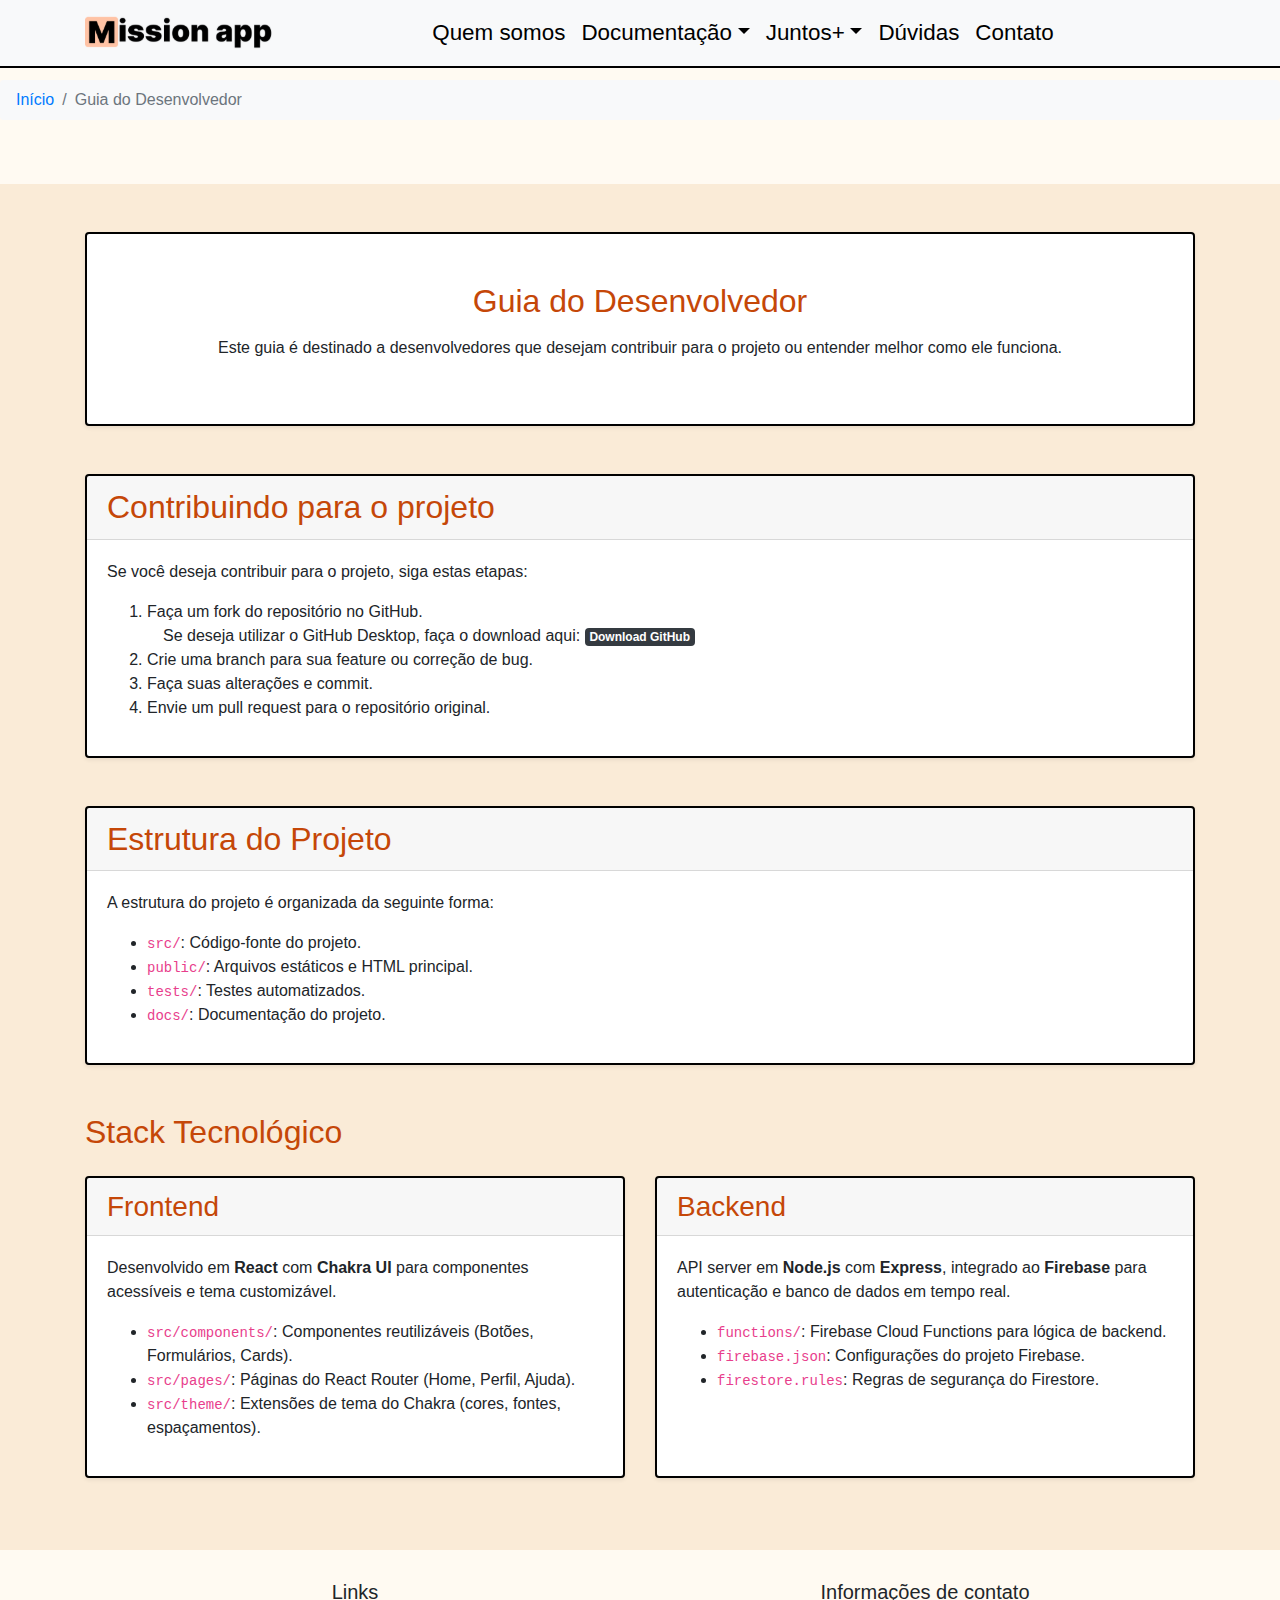
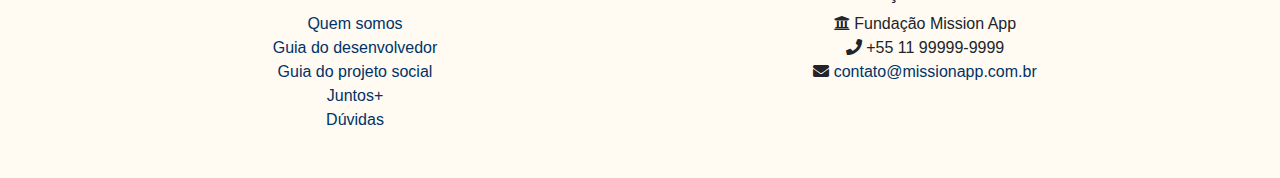
<file: guiaDoDesenvolvedor.html>
<!DOCTYPE html>
<html lang="pt-BR">

<head>
   <meta charset="UTF-8">
   <meta name="viewport" content="width=device-width, initial-scale=1, shrink-to-fit=no">
   <link href="assets/css/bootstrap.css" rel="stylesheet">
   <link href="assets/css/all.css" rel="stylesheet">
   <link href="assets/css/styles.css" rel="stylesheet">
   <title>Guia do desenvolvedor</title>
</head>

<body style="padding-top: 80px;">

   <nav class="navbar navbar-light bg-light navbar-expand-lg fixed-top" id="nav-bar">
      <div class="container">
         <a class="navbar-brand" href="#">
            <img src="assets/images/image 4.svg" alt="Mission App Logo">
         </a>
         <button class="navbar-toggler" type="button" data-toggle="collapse" data-target="#menu" aria-controls="menu"
            aria-expanded="false" aria-label="Botão de navegação">
            <i class="fas fa-bars" font-size="font-size:1.5rem; color:black;"></i>
         </button>
         <div class="collapse navbar-collapse" id="menu">
            <div class="navbar-nav mx-auto" id="nav-info">
               <a class="nav-item nav-link" href="index.html">Quem somos</a>
               <div class="dropdown">
                  <a class="nav-item nav-link dropdown-toggle" data-toggle="dropdown" href="#">Documentação</a>
                  <div class="dropdown-menu">
                     <a class="dropdown-item" href="guiaDoDesenvolvedor.html">Guia do desenvolvedor</a>
                     <a class="dropdown-item" href="guiaDoProjetoSocial.html">Guia do projeto social</a>
                  </div>
               </div>
               <div class="dropdown">
                  <a class="nav-item nav-link dropdown-toggle" data-toggle="dropdown" href="#">Juntos+</a>
                  <div class="dropdown-menu">
                     <a class="dropdown-item" href="juntosmais.html">O que é?</a>
                     <a class="dropdown-item" href="#">Doador</a>
                     <a class="dropdown-item" href="#">Projeto social</a>
                  </div>
               </div>
               <a class="nav-item nav-link" href="#">Dúvidas</a>
               <a class="nav-item nav-link" href="#contatomodal" data-toggle="modal">Contato</a>
            </div>
         </div>
      </div>
   </nav>

   <nav aria-label="breadcrumb">
      <ol class="breadcrumb bg-light px-3 py-2">
         <li class="breadcrumb-item"><a href="index.html">Início</a></li>
         <li class="breadcrumb-item active" aria-current="page">Guia do Desenvolvedor</li>
      </ol>
   </nav>

   <div class="modal fade" id="contatomodal" tabindex="-1" role="dialog" aria-hidden="true">
      <div class="modal-dialog modal-lg" role="document">
         <div class="modal-content">
            <div class="modal-header">
               <span class="modal-title">Informações de contato</span>
               <button type="button" class="close" data-dismiss="modal" aria-label="Fechar">
                  <span aria-hidden="true">&times;</span>
               </button>
            </div>
            <div class="modal-body">
               <form action="">
                  <fieldset class="form-group">
                     <legend class="font-weight-bold">Insira seus dados</legend>

                     <div class="form-group row">
                        <label for="nome" class="col-form-label col-lg-2">Nome</label>
                        <div class="col-lg-10">
                           <input type="text" class="form-control" placeholder="Nome" id="nome" name="nome">
                        </div>
                     </div>

                     <div class="form-group row">
                        <label for="email" class="col-form-label col-lg-2">Email</label>
                        <div class="col-lg-10">
                           <input type="text" class="form-control" placeholder="Email" id="email" name="email">
                        </div>
                     </div>

                     <div class="form-group row">
                        <label for="org" class="col-form-label col-lg-2">Organização</label>
                        <div class="col-lg-10">
                           <input type="text" class="form-control" placeholder="Organização" id="org" name="org">
                        </div>
                     </div>

                     <div class="form-group row">
                        <label for="phone" class="col-form-label col-lg-2">
                           Telefone
                        </label>
                        <div class="col-lg-10">
                           <div class="input-group">
                              <div class="input-group-prepend">
                                 <span class="input-group-text" id="phone-addon">
                                    +55
                                 </span>
                              </div>
                              <input type="text" class="form-control" id="phone" name="phone" placeholder="Seu número"
                                 aria-describedby="phone-addon" data-toggle="tooltip" data-placement="bottom"
                                 title="Inclua seu código de área sem espaços ou traços.">
                           </div>
                        </div>
                     </div>
                  </fieldset>
               </form>
            </div>
            <div class="modal-footer">
               <button type="button" class="btn btn-primary">
                  Enviar
               </button>
            </div>
         </div>
      </div>
   </div>

   <div class="container-fluid py-5 w-100" style="background-color: antiquewhite; margin-top: 64px;">
      <div class="container">
         <section id="overview" class="mb-5">
            <div class="card shadow-sm" style="border: 2px solid black;">
               <div class="card-body text-center py-5">
                  <h2 style="color: #c54708;" class="mb-3">Guia do Desenvolvedor</h2>
                  <p class="fw-bold fs-4">Este guia é destinado a desenvolvedores que desejam contribuir para o projeto
                     ou entender melhor como ele funciona.</p>
               </div>
            </div>
         </section>

         <section id="contribuir" class="mb-5">
            <div class="card shadow-sm" style="border: 2px solid black;">
               <div class="card-header">
                  <h2 style="color: #c54708;" class="mb-0">Contribuindo para o projeto</h2>
               </div>
               <div class="card-body">
                  <p class="fw-bold fs-5">Se você deseja contribuir para o projeto, siga estas etapas:</p>
                  <ol class="fw-bold fs-5">
                     <li>
                        Faça um fork do repositório no GitHub.
                        <div class="ml-3">
                           Se deseja utilizar o GitHub Desktop, faça o download aqui:
                           <a href="https://desktop.github.com/" target="_blank" class="badge badge-dark">
                              Download GitHub
                           </a>
                        </div>
                     </li>
                     <li>Crie uma branch para sua feature ou correção de bug.</li>
                     <li>Faça suas alterações e commit.</li>
                     <li>Envie um pull request para o repositório original.</li>
                  </ol>
               </div>
            </div>
         </section>

         <section id="estrutura" class="mb-5">
            <div class="card shadow-sm" style="border: 2px solid black;">
               <div class="card-header">
                  <h2 style="color: #c54708;" class="mb-0">Estrutura do Projeto</h2>
               </div>
               <div class="card-body">
                  <p class="fw-bold fs-5">A estrutura do projeto é organizada da seguinte forma:</p>
                  <ul class="fw-bold fs-5">
                     <li><code>src/</code>: Código-fonte do projeto.</li>
                     <li><code>public/</code>: Arquivos estáticos e HTML principal.</li>
                     <li><code>tests/</code>: Testes automatizados.</li>
                     <li><code>docs/</code>: Documentação do projeto.</li>
                  </ul>
               </div>
            </div>
         </section>

         <section id="tecnologia">
            <h2 style="color: #c54708;" class="mb-4">Stack Tecnológico</h2>
            <div class="row">

               <div class="col-md-6 mb-4">
                  <div class="card h-100 shadow-sm" style="border: 2px solid black;">
                     <div class="card-header">
                        <h3 style="color: #c54708;" class="mb-0">Frontend</h3>
                     </div>
                     <div class="card-body">
                        <p>Desenvolvido em <strong>React</strong> com <strong>Chakra UI</strong> para componentes
                           acessíveis e tema customizável.</p>
                        <ul>
                           <li><code>src/components/</code>: Componentes reutilizáveis (Botões, Formulários, Cards).
                           </li>
                           <li><code>src/pages/</code>: Páginas do React Router (Home, Perfil, Ajuda).</li>
                           <li><code>src/theme/</code>: Extensões de tema do Chakra (cores, fontes, espaçamentos).</li>
                        </ul>
                     </div>
                  </div>
               </div>

               <div class="col-md-6 mb-4">
                  <div class="card h-100 shadow-sm" style="border: 2px solid black;">
                     <div class="card-header">
                        <h3 style="color: #c54708;" class="mb-0">Backend</h3>
                     </div>
                     <div class="card-body">
                        <p>API server em <strong>Node.js</strong> com <strong>Express</strong>, integrado ao
                           <strong>Firebase</strong> para autenticação e banco de dados em tempo real.</p>
                        <ul>
                           <li><code>functions/</code>: Firebase Cloud Functions para lógica de backend.</li>
                           <li><code>firebase.json</code>: Configurações do projeto Firebase.</li>
                           <li><code>firestore.rules</code>: Regras de segurança do Firestore.</li>
                        </ul>
                     </div>
                  </div>
               </div>
            </div>
         </section>
      </div>
   </div>

   <footer class="footer">
      <div class="container">
         <div class="row">
            <div class="col-lg-6">
               <h5>
                  Links
               </h5>
               <ul class="list-unstyled">
                  <li>
                     <a href="index.html">Quem somos</a>
                  </li>
                  <li>
                     <a href="guiaDoDesenvolvedor.html">Guia do desenvolvedor</a>
                  </li>
                  <li>
                     <a href="guiaDoProjetoSocial.html">Guia do projeto social</a>
                  </li>
                  <li>
                     <a href="juntosmais.html">Juntos+</a>
                  </li>
                  <li>
                     <a>Dúvidas</a>
                  </li>
               </ul>
            </div>

            <div class="col-lg-6">
               <h5>
                  Informações de contato
               </h5>
               <ul class="list-unstyled">
                  <li>
                     <i class="fas fa-university"></i> Fundação Mission App
                  </li>
                  <li>
                     <i class="fas fa-phone"></i> +55 11 99999-9999
                  </li>
                  <li>
                     <i class="fas fa-envelope"></i>
                     <a href="mailto:">
                        contato@missionapp.com.br
                     </a>
                  </li>
               </ul>
            </div>
         </div>
      </div>
   </footer>

   <script src="assets/js/jquery-3.3.1.js"></script>
   <script src="assets/js/popper.js"></script>
   <script src="assets/js/bootstrap.js"></script>
   <script src="assets/js/script.js"></script>
</body>

</html>
</file>
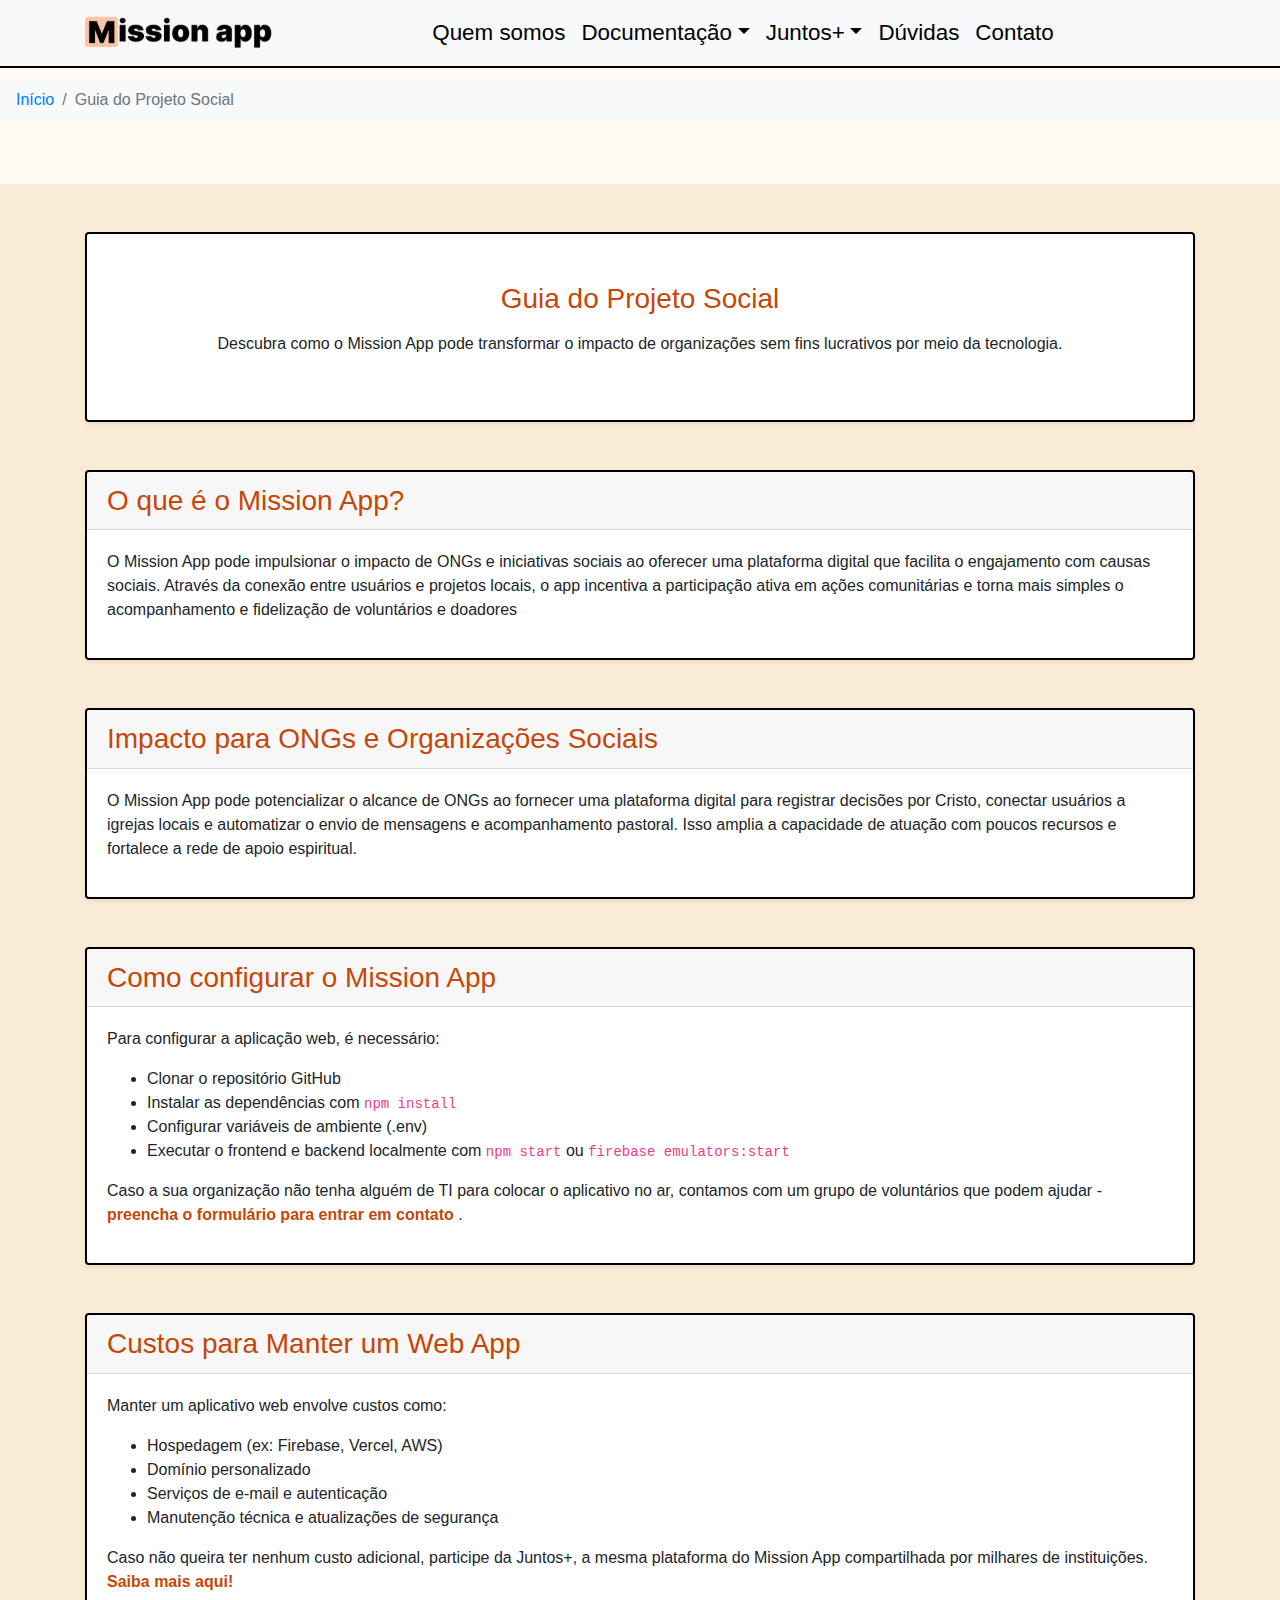
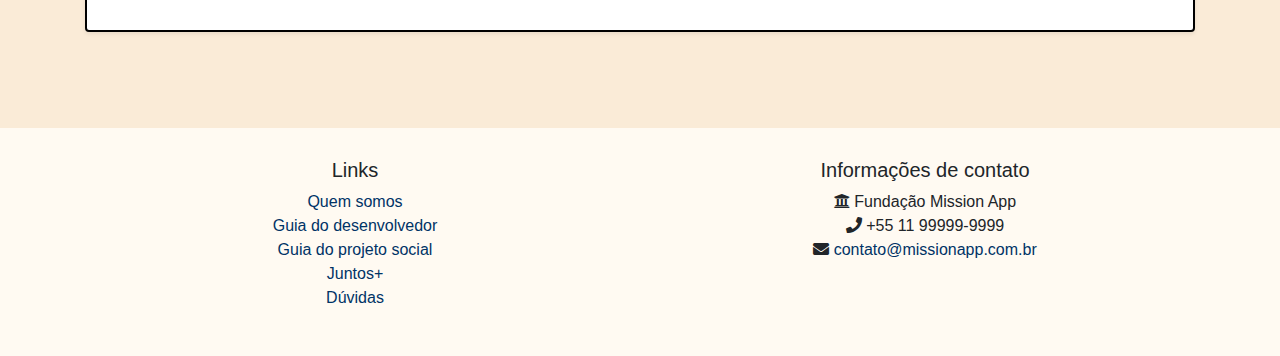
<file: guiaDoProjetoSocial.html>
<!DOCTYPE html>
<html lang="pt-BR">

<head>
   <meta charset="UTF-8">
   <meta name="viewport" content="width=device-width, initial-scale=1, shrink-to-fit=no">
   <link href="assets/css/bootstrap.css" rel="stylesheet">
   <link href="assets/css/all.css" rel="stylesheet">
   <link href="assets/css/styles.css" rel="stylesheet">
   <title>Guia do projeto social</title>
</head>

<body style="padding-top: 80px;">

   <nav class="navbar navbar-light bg-light navbar-expand-lg fixed-top" id="nav-bar">
      <div class="container">
         <a class="navbar-brand" href="#">
            <img src="assets/images/image 4.svg" alt="Mission App Logo">
         </a>
         <button class="navbar-toggler" type="button" data-toggle="collapse" data-target="#menu" aria-controls="menu"
            aria-expanded="false" aria-label="Botão de navegação">
            <i class="fas fa-bars" font-size="font-size:1.5rem; color:black;"></i>
         </button>
         <div class="collapse navbar-collapse" id="menu">
            <div class="navbar-nav mx-auto" id="nav-info">
               <a class="nav-item nav-link" href="index.html">Quem somos</a>
               <div class="dropdown">
                  <a class="nav-item nav-link dropdown-toggle" data-toggle="dropdown" href="#">Documentação</a>
                  <div class="dropdown-menu">
                     <a class="dropdown-item" href="guiaDoDesenvolvedor.html">Guia do desenvolvedor</a>
                     <a class="dropdown-item" href="guiaDoProjetoSocial.html">Guia do projeto social</a>
                  </div>
               </div>
               <div class="dropdown">
                  <a class="nav-item nav-link dropdown-toggle" data-toggle="dropdown" href="#">Juntos+</a>
                  <div class="dropdown-menu">
                     <a class="dropdown-item" href="juntosmais.html">O que é?</a>
                     <a class="dropdown-item" href="#">Doador</a>
                     <a class="dropdown-item" href="#">Projeto social</a>
                  </div>
               </div>
               <a class="nav-item nav-link" href="#">Dúvidas</a>
               <a class="nav-item nav-link" href="#contatomodal" data-toggle="modal">Contato</a>
            </div>
         </div>
      </div>
   </nav>

   <nav aria-label="breadcrumb">
      <ol class="breadcrumb bg-light px-3 py-2">
         <li class="breadcrumb-item"><a href="index.html">Início</a></li>
         <li class="breadcrumb-item active" aria-current="page">Guia do Projeto Social</li>
      </ol>
   </nav>

   <div class="modal fade" id="contatomodal" tabindex="-1" role="dialog" aria-hidden="true">
      <div class="modal-dialog modal-lg" role="document">
         <div class="modal-content">
            <div class="modal-header">
               <span class="modal-title">Informações de contato</span>
               <button type="button" class="close" data-dismiss="modal" aria-label="Fechar">
                  <span aria-hidden="true">&times;</span>
               </button>
            </div>
            <div class="modal-body">
               <form action="">
                  <fieldset class="form-group">
                     <legend class="font-weight-bold">Insira seus dados</legend>

                     <div class="form-group row">
                        <label for="nome" class="col-form-label col-lg-2">Nome</label>
                        <div class="col-lg-10">
                           <input type="text" class="form-control" placeholder="Nome" id="nome" name="nome">
                        </div>
                     </div>

                     <div class="form-group row">
                        <label for="email" class="col-form-label col-lg-2">Email</label>
                        <div class="col-lg-10">
                           <input type="text" class="form-control" placeholder="Email" id="email" name="email">
                        </div>
                     </div>

                     <div class="form-group row">
                        <label for="org" class="col-form-label col-lg-2">Organização</label>
                        <div class="col-lg-10">
                           <input type="text" class="form-control" placeholder="Organização" id="org" name="org">
                        </div>
                     </div>

                     <div class="form-group row">
                        <label for="phone" class="col-form-label col-lg-2">
                           Telefone
                        </label>
                        <div class="col-lg-10">
                           <div class="input-group">
                              <div class="input-group-prepend">
                                 <span class="input-group-text" id="phone-addon">
                                    +55
                                 </span>
                              </div>
                              <input type="text" class="form-control" id="phone" name="phone" placeholder="Seu número"
                                 aria-describedby="phone-addon" data-toggle="tooltip" data-placement="bottom"
                                 title="Inclua seu código de área sem espaços ou traços.">
                           </div>
                        </div>
                     </div>
                  </fieldset>
               </form>
            </div>
            <div class="modal-footer">
               <button type="button" class="btn btn-primary">
                  Enviar
               </button>
            </div>
         </div>
      </div>
   </div>

   <div class="container-fluid py-5 w-100" style="background-color: antiquewhite; margin-top: 64px;">
      <div class="container">

         <section id="titulo" class="mb-5">
            <div class="card shadow-sm" style="border: 2px solid black;">
               <div class="card-body text-center py-5">
                  <h3 style="color: #c54708;" class="mb-3">Guia do Projeto Social</h3>
                  <p class="fw-bold fs-4">Descubra como o Mission App pode transformar o impacto de organizações sem
                     fins lucrativos por meio da tecnologia.</p>
               </div>
            </div>
         </section>

         <section id="sobre" class="mb-5">
            <div class="card shadow-sm" style="border: 2px solid black;">
               <div class="card-header">
                  <h3 style="color: #c54708;" class="mb-0">O que é o Mission App?</h3>
               </div>
               <div class="card-body">
                  <p class="fw-bold fs-5">
                     O Mission App pode impulsionar o impacto de ONGs e iniciativas sociais ao oferecer uma plataforma
                     digital que facilita o engajamento com causas sociais. Através da conexão entre usuários e projetos
                     locais, o app incentiva a participação ativa em ações comunitárias e torna mais simples o
                     acompanhamento e fidelização de voluntários e doadores
                  </p>
               </div>
            </div>
         </section>


         <section id="impacto" class="mb-5">
            <div class="card shadow-sm" style="border: 2px solid black;">
               <div class="card-header">
                  <h3 style="color: #c54708;" class="mb-0">Impacto para ONGs e Organizações Sociais</h3>
               </div>
               <div class="card-body">
                  <p class="fw-bold fs-5">O Mission App pode potencializar o alcance de ONGs ao fornecer uma plataforma
                     digital para registrar decisões por Cristo, conectar usuários a igrejas locais e automatizar o
                     envio de mensagens e acompanhamento pastoral. Isso amplia a capacidade de atuação com poucos
                     recursos e fortalece a rede de apoio espiritual.</p>
               </div>
            </div>
         </section>

         <section id="setup" class="mb-5">
            <div class="card shadow-sm" style="border: 2px solid black;">
               <div class="card-header">
                  <h3 style="color: #c54708;" class="mb-0">Como configurar o Mission App</h3>
               </div>
               <div class="card-body">
                  <p class="fw-bold fs-5">Para configurar a aplicação web, é necessário:</p>
                  <ul class="fw-bold fs-5">
                     <li>Clonar o repositório GitHub</li>
                     <li>Instalar as dependências com <code>npm install</code></li>
                     <li>Configurar variáveis de ambiente (.env)</li>
                     <li>Executar o frontend e backend localmente com <code>npm start</code> ou
                        <code>firebase emulators:start</code></li>
                  </ul>
                  <p class="fw-bold fs-5">
                     Caso a sua organização não tenha alguém de TI para colocar o aplicativo no ar,
                     contamos com um grupo de voluntários que podem ajudar -
                     <a href="" class="alert-link" style="color: #c54708;">
                        preencha o formulário para entrar em contato
                     </a>.
                  </p>
               </div>
            </div>
         </section>

         <section id="custos" class="mb-5">
            <div class="card shadow-sm" style="border: 2px solid black;">
               <div class="card-header">
                  <h3 style="color: #c54708;" class="mb-0">Custos para Manter um Web App</h3>
               </div>
               <div class="card-body">
                  <p class="fw-bold fs-5">Manter um aplicativo web envolve custos como:</p>
                  <ul class="fw-bold fs-5">
                     <li>Hospedagem (ex: Firebase, Vercel, AWS)</li>
                     <li>Domínio personalizado</li>
                     <li>Serviços de e-mail e autenticação</li>
                     <li>Manutenção técnica e atualizações de segurança</li>
                  </ul>
                  <p class="fw-bold fs-5">Caso não queira ter nenhum custo adicional, participe da Juntos+, a mesma
                     plataforma do Mission App compartilhada por milhares de instituições. <a href="juntosmais.html"
                        class="alert-link" style="color: #c54708;">Saiba mais aqui!</a></p>
               </div>
            </div>
         </section>

      </div>
   </div>


  <footer class="footer">
      <div class="container">
         <div class="row">
            <div class="col-lg-6">
               <h5>
                  Links
               </h5>
               <ul class="list-unstyled">
                  <li>
                     <a href="index.html">Quem somos</a>
                  </li>
                  <li>
                     <a href="guiaDoDesenvolvedor.html">Guia do desenvolvedor</a>
                  </li>
                  <li>
                     <a href="guiaDoProjetoSocial.html">Guia do projeto social</a>
                  </li>
                  <li>
                     <a href="juntosmais.html">Juntos+</a>
                  </li>
                  <li>
                     <a>Dúvidas</a>
                  </li>
               </ul>
            </div>

            <div class="col-lg-6">
               <h5>
                  Informações de contato
               </h5>
               <ul class="list-unstyled">
                  <li>
                     <i class="fas fa-university"></i> Fundação Mission App
                  </li>
                  <li>
                     <i class="fas fa-phone"></i> +55 11 99999-9999
                  </li>
                  <li>
                     <i class="fas fa-envelope"></i>
                     <a href="mailto:">
                        contato@missionapp.com.br
                     </a>
                  </li>
               </ul>
            </div>
         </div>
      </div>
   </footer>
   
   <script src="assets/js/jquery-3.3.1.js"></script>
   <script src="assets/js/popper.js"></script>
   <script src="assets/js/bootstrap.js"></script>
   <script src="assets/js/script.js"></script>
</body>

</html>
</file>
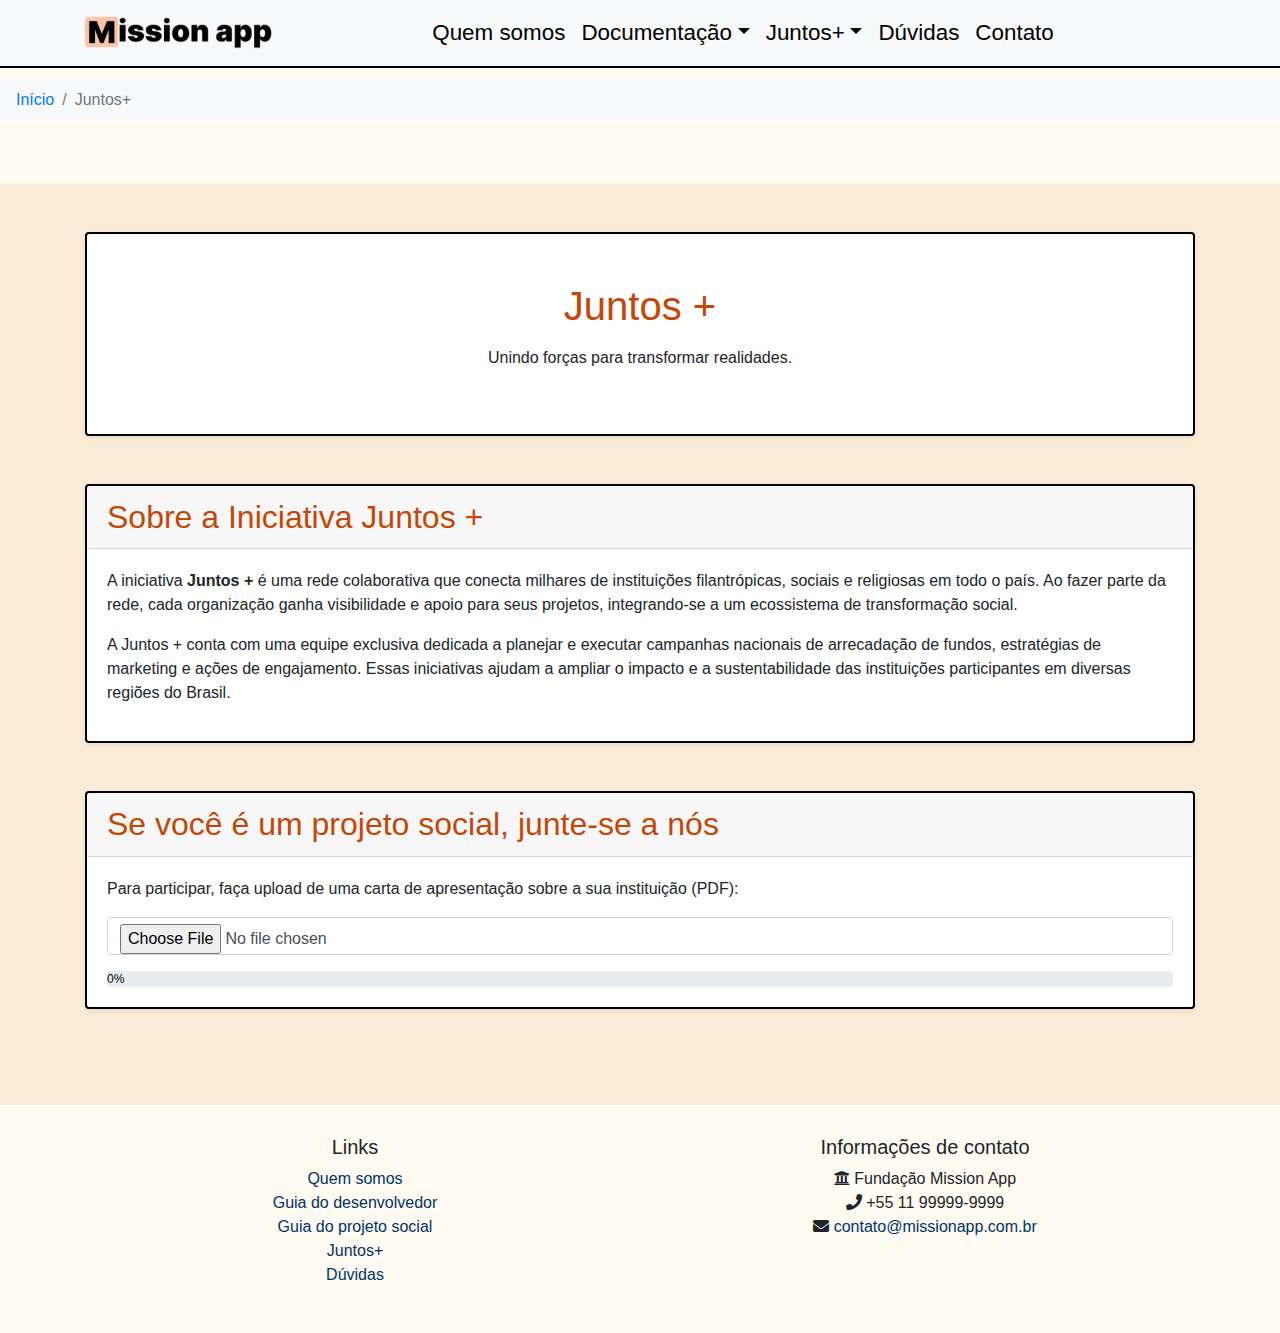
<file: juntosmais.html>
<!DOCTYPE html>
<html lang="en">

<head>
   <meta charset="UTF-8">
   <meta name="viewport" content="width=device-width, initial-scale=1, shrink-to-fit=no">
   <link href="assets/css/bootstrap.css" rel="stylesheet">
   <link href="assets/css/all.css" rel="stylesheet">
   <link href="assets/css/styles.css" rel="stylesheet">
   <title>Mission app</title>
</head>

<body style="padding-top: 80px;">

   <nav class="navbar navbar-light bg-light navbar-expand-lg fixed-top" id="nav-bar">
      <div class="container">
         <a class="navbar-brand" href="#">
            <img src="assets/images/image 4.svg" alt="Mission App Logo">
         </a>
         <button class="navbar-toggler" type="button" data-toggle="collapse" data-target="#menu" aria-controls="menu"
            aria-expanded="false" aria-label="Botão de navegação">
            <i class="fas fa-bars" font-size="font-size:1.5rem; color:black;"></i>
         </button>
         <div class="collapse navbar-collapse" id="menu">
            <div class="navbar-nav mx-auto" id="nav-info">
               <a class="nav-item nav-link" href="index.html">Quem somos</a>
               <div class="dropdown">
                  <a class="nav-item nav-link dropdown-toggle" data-toggle="dropdown" href="#">Documentação</a>
                  <div class="dropdown-menu">
                     <a class="dropdown-item" href="guiaDoDesenvolvedor.html">Guia do desenvolvedor</a>
                     <a class="dropdown-item" href="guiaDoProjetoSocial.html">Guia do projeto social</a>
                  </div>
               </div>
               <div class="dropdown">
                  <a class="nav-item nav-link dropdown-toggle" data-toggle="dropdown" href="#">Juntos+</a>
                  <div class="dropdown-menu">
                     <a class="dropdown-item" href="juntosmais.html">O que é?</a>
                     <a class="dropdown-item" href="#">Doador</a>
                     <a class="dropdown-item" href="#">Projeto social</a>
                  </div>
               </div>
               <a class="nav-item nav-link" href="#">Dúvidas</a>
               <a class="nav-item nav-link" href="#contatomodal" data-toggle="modal">Contato</a>
            </div>
         </div>
      </div>
   </nav>

   <nav aria-label="breadcrumb">
      <ol class="breadcrumb bg-light px-3 py-2">
         <li class="breadcrumb-item"><a href="index.html">Início</a></li>
         <li class="breadcrumb-item active" aria-current="page">Juntos+</li>
      </ol>
   </nav>

   <div class="modal fade" id="contatomodal" tabindex="-1" role="dialog" aria-hidden="true">
      <div class="modal-dialog modal-lg" role="document">
         <div class="modal-content">
            <div class="modal-header">
               <span class="modal-title">Informações de contato</span>
               <button type="button" class="close" data-dismiss="modal" aria-label="Fechar">
                  <span aria-hidden="true">&times;</span>
               </button>
            </div>
            <div class="modal-body">
               <form action="">
                  <fieldset class="form-group">
                     <legend class="font-weight-bold">Insira seus dados</legend>

                     <div class="form-group row">
                        <label for="nome" class="col-form-label col-lg-2">Nome</label>
                        <div class="col-lg-10">
                           <input type="text" class="form-control" placeholder="Nome" id="nome" name="nome">
                        </div>
                     </div>

                     <div class="form-group row">
                        <label for="email" class="col-form-label col-lg-2">Email</label>
                        <div class="col-lg-10">
                           <input type="text" class="form-control" placeholder="Email" id="email" name="email">
                        </div>
                     </div>

                     <div class="form-group row">
                        <label for="org" class="col-form-label col-lg-2">Organização</label>
                        <div class="col-lg-10">
                           <input type="text" class="form-control" placeholder="Organização" id="org" name="org">
                        </div>
                     </div>

                     <div class="form-group row">
                        <label for="phone" class="col-form-label col-lg-2">
                           Telefone
                        </label>
                        <div class="col-lg-10">
                           <div class="input-group">
                              <div class="input-group-prepend">
                                 <span class="input-group-text" id="phone-addon">
                                    +55
                                 </span>
                              </div>
                              <input type="text" class="form-control" id="phone" name="phone" placeholder="Seu número"
                                 aria-describedby="phone-addon" data-toggle="tooltip" data-placement="bottom"
                                 title="Inclua seu código de área sem espaços ou traços.">
                           </div>
                        </div>
                     </div>
                  </fieldset>
               </form>
            </div>
            <div class="modal-footer">
               <button type="button" class="btn btn-primary">
                  Enviar
               </button>
            </div>
         </div>
      </div>
   </div>

   <div class="container-fluid py-5 w-100" style="background-color: antiquewhite; margin-top: 64px;">
      <div class="container">

         <section id="titulo" class="mb-5">
            <div class="card shadow-sm" style="border: 2px solid black;">
               <div class="card-body text-center py-5">
                  <h1 style="color: #c54708;" class="mb-3">Juntos +</h1>
                  <p class="fw-bold fs-4">Unindo forças para transformar realidades.</p>
               </div>
            </div>
         </section>

         <section id="iniciativa" class="mb-5">
            <div class="card shadow-sm" style="border: 2px solid black;">
               <div class="card-header">
                  <h2 style="color: #c54708;" class="mb-0">Sobre a Iniciativa Juntos +</h2>
               </div>
               <div class="card-body">
                  <p class="fw-bold fs-5">A iniciativa <strong>Juntos +</strong> é uma rede colaborativa que conecta
                     milhares de instituições filantrópicas, sociais e religiosas em todo o país. Ao fazer parte da
                     rede, cada organização ganha visibilidade e apoio para seus projetos, integrando-se a um
                     ecossistema de transformação social.</p>
                  <p class="fw-bold fs-5">A Juntos + conta com uma equipe exclusiva dedicada a planejar e executar
                     campanhas nacionais de arrecadação de fundos, estratégias de marketing e ações de engajamento.
                     Essas iniciativas ajudam a ampliar o impacto e a sustentabilidade das instituições participantes em
                     diversas regiões do Brasil.</p>
               </div>
            </div>
         </section>

         <section id="carta-apresentacao" class="mb-5">
            <div class="card shadow-sm" style="border: 2px solid black;">
               <div class="card-header">
                  <h2 style="color: #c54708;" class="mb-0">Se você é um projeto social, junte-se a nós</h2>
               </div>
               <div class="card-body">
                  <p class="fw-bold fs-5">Para participar, faça upload de uma carta de apresentação sobre a sua
                     instituição (PDF):</p>
                  <input type="file" class="form-control mb-3" id="pdfUpload" accept="application/pdf">
                  <div class="progress">
                     <div id="uploadProgress" class="progress-bar" role="progressbar"
                        style="width: 0%; color: black; background-color: #e35712;">
                        0%
                     </div>
                  </div>
               </div>
            </div>
         </section>

      </div>
   </div>

   <footer class="footer">
      <div class="container">
         <div class="row">
            <div class="col-lg-6">
               <h5>
                  Links
               </h5>
               <ul class="list-unstyled">
                  <li>
                     <a href="index.html">Quem somos</a>
                  </li>
                  <li>
                     <a href="guiaDoDesenvolvedor.html">Guia do desenvolvedor</a>
                  </li>
                  <li>
                     <a href="guiaDoProjetoSocial.html">Guia do projeto social</a>
                  </li>
                  <li>
                     <a href="juntosmais.html">Juntos+</a>
                  </li>
                  <li>
                     <a>Dúvidas</a>
                  </li>
               </ul>
            </div>

            <div class="col-lg-6">
               <h5>
                  Informações de contato
               </h5>
               <ul class="list-unstyled">
                  <li>
                     <i class="fas fa-university"></i> Fundação Mission App
                  </li>
                  <li>
                     <i class="fas fa-phone"></i> +55 11 99999-9999
                  </li>
                  <li>
                     <i class="fas fa-envelope"></i>
                     <a href="mailto:">
                        contato@missionapp.com.br
                     </a>
                  </li>
               </ul>
            </div>
         </div>
      </div>
   </footer>

   <script src="assets/js/jquery-3.3.1.js"></script>
   <script src="assets/js/popper.js"></script>
   <script src="assets/js/bootstrap.js"></script>
   <script src="assets/js/script.js"></script>
</body>

</html>
</file>
<file: assets/css/all.css>
.fa,
.fas,
.far,
.fal,
.fab {
  -moz-osx-font-smoothing: grayscale;
  -webkit-font-smoothing: antialiased;
  display: inline-block;
  font-style: normal;
  font-variant: normal;
  text-rendering: auto;
  line-height: 1; }

.fa-lg {
  font-size: 1.33333em;
  line-height: 0.75em;
  vertical-align: -.0667em; }

.fa-xs {
  font-size: .75em; }

.fa-sm {
  font-size: .875em; }

.fa-1x {
  font-size: 1em; }

.fa-2x {
  font-size: 2em; }

.fa-3x {
  font-size: 3em; }

.fa-4x {
  font-size: 4em; }

.fa-5x {
  font-size: 5em; }

.fa-6x {
  font-size: 6em; }

.fa-7x {
  font-size: 7em; }

.fa-8x {
  font-size: 8em; }

.fa-9x {
  font-size: 9em; }

.fa-10x {
  font-size: 10em; }

.fa-fw {
  text-align: center;
  width: 1.25em; }

.fa-ul {
  list-style-type: none;
  margin-left: 2.5em;
  padding-left: 0; }
  .fa-ul > li {
    position: relative; }

.fa-li {
  left: -2em;
  position: absolute;
  text-align: center;
  width: 2em;
  line-height: inherit; }

.fa-border {
  border: solid 0.08em #eee;
  border-radius: .1em;
  padding: .2em .25em .15em; }

.fa-pull-left {
  float: left; }

.fa-pull-right {
  float: right; }

.fa.fa-pull-left,
.fas.fa-pull-left,
.far.fa-pull-left,
.fal.fa-pull-left,
.fab.fa-pull-left {
  margin-right: .3em; }

.fa.fa-pull-right,
.fas.fa-pull-right,
.far.fa-pull-right,
.fal.fa-pull-right,
.fab.fa-pull-right {
  margin-left: .3em; }

.fa-spin {
  -webkit-animation: fa-spin 2s infinite linear;
          animation: fa-spin 2s infinite linear; }

.fa-pulse {
  -webkit-animation: fa-spin 1s infinite steps(8);
          animation: fa-spin 1s infinite steps(8); }

@-webkit-keyframes fa-spin {
  0% {
    -webkit-transform: rotate(0deg);
            transform: rotate(0deg); }
  100% {
    -webkit-transform: rotate(360deg);
            transform: rotate(360deg); } }

@keyframes fa-spin {
  0% {
    -webkit-transform: rotate(0deg);
            transform: rotate(0deg); }
  100% {
    -webkit-transform: rotate(360deg);
            transform: rotate(360deg); } }

.fa-rotate-90 {
  -ms-filter: "progid:DXImageTransform.Microsoft.BasicImage(rotation=1)";
  -webkit-transform: rotate(90deg);
          transform: rotate(90deg); }

.fa-rotate-180 {
  -ms-filter: "progid:DXImageTransform.Microsoft.BasicImage(rotation=2)";
  -webkit-transform: rotate(180deg);
          transform: rotate(180deg); }

.fa-rotate-270 {
  -ms-filter: "progid:DXImageTransform.Microsoft.BasicImage(rotation=3)";
  -webkit-transform: rotate(270deg);
          transform: rotate(270deg); }

.fa-flip-horizontal {
  -ms-filter: "progid:DXImageTransform.Microsoft.BasicImage(rotation=0, mirror=1)";
  -webkit-transform: scale(-1, 1);
          transform: scale(-1, 1); }

.fa-flip-vertical {
  -ms-filter: "progid:DXImageTransform.Microsoft.BasicImage(rotation=2, mirror=1)";
  -webkit-transform: scale(1, -1);
          transform: scale(1, -1); }

.fa-flip-both, .fa-flip-horizontal.fa-flip-vertical {
  -ms-filter: "progid:DXImageTransform.Microsoft.BasicImage(rotation=2, mirror=1)";
  -webkit-transform: scale(-1, -1);
          transform: scale(-1, -1); }

:root .fa-rotate-90,
:root .fa-rotate-180,
:root .fa-rotate-270,
:root .fa-flip-horizontal,
:root .fa-flip-vertical,
:root .fa-flip-both {
  -webkit-filter: none;
          filter: none; }

.fa-stack {
  display: inline-block;
  height: 2em;
  line-height: 2em;
  position: relative;
  vertical-align: middle;
  width: 2.5em; }

.fa-stack-1x,
.fa-stack-2x {
  left: 0;
  position: absolute;
  text-align: center;
  width: 100%; }

.fa-stack-1x {
  line-height: inherit; }

.fa-stack-2x {
  font-size: 2em; }

.fa-inverse {
  color: #fff; }

/* Font Awesome uses the Unicode Private Use Area (PUA) to ensure screen
readers do not read off random characters that represent icons */
.fa-500px:before {
  content: "\f26e"; }

.fa-accessible-icon:before {
  content: "\f368"; }

.fa-accusoft:before {
  content: "\f369"; }

.fa-acquisitions-incorporated:before {
  content: "\f6af"; }

.fa-ad:before {
  content: "\f641"; }

.fa-address-book:before {
  content: "\f2b9"; }

.fa-address-card:before {
  content: "\f2bb"; }

.fa-adjust:before {
  content: "\f042"; }

.fa-adn:before {
  content: "\f170"; }

.fa-adobe:before {
  content: "\f778"; }

.fa-adversal:before {
  content: "\f36a"; }

.fa-affiliatetheme:before {
  content: "\f36b"; }

.fa-air-freshener:before {
  content: "\f5d0"; }

.fa-algolia:before {
  content: "\f36c"; }

.fa-align-center:before {
  content: "\f037"; }

.fa-align-justify:before {
  content: "\f039"; }

.fa-align-left:before {
  content: "\f036"; }

.fa-align-right:before {
  content: "\f038"; }

.fa-alipay:before {
  content: "\f642"; }

.fa-allergies:before {
  content: "\f461"; }

.fa-amazon:before {
  content: "\f270"; }

.fa-amazon-pay:before {
  content: "\f42c"; }

.fa-ambulance:before {
  content: "\f0f9"; }

.fa-american-sign-language-interpreting:before {
  content: "\f2a3"; }

.fa-amilia:before {
  content: "\f36d"; }

.fa-anchor:before {
  content: "\f13d"; }

.fa-android:before {
  content: "\f17b"; }

.fa-angellist:before {
  content: "\f209"; }

.fa-angle-double-down:before {
  content: "\f103"; }

.fa-angle-double-left:before {
  content: "\f100"; }

.fa-angle-double-right:before {
  content: "\f101"; }

.fa-angle-double-up:before {
  content: "\f102"; }

.fa-angle-down:before {
  content: "\f107"; }

.fa-angle-left:before {
  content: "\f104"; }

.fa-angle-right:before {
  content: "\f105"; }

.fa-angle-up:before {
  content: "\f106"; }

.fa-angry:before {
  content: "\f556"; }

.fa-angrycreative:before {
  content: "\f36e"; }

.fa-angular:before {
  content: "\f420"; }

.fa-ankh:before {
  content: "\f644"; }

.fa-app-store:before {
  content: "\f36f"; }

.fa-app-store-ios:before {
  content: "\f370"; }

.fa-apper:before {
  content: "\f371"; }

.fa-apple:before {
  content: "\f179"; }

.fa-apple-alt:before {
  content: "\f5d1"; }

.fa-apple-pay:before {
  content: "\f415"; }

.fa-archive:before {
  content: "\f187"; }

.fa-archway:before {
  content: "\f557"; }

.fa-arrow-alt-circle-down:before {
  content: "\f358"; }

.fa-arrow-alt-circle-left:before {
  content: "\f359"; }

.fa-arrow-alt-circle-right:before {
  content: "\f35a"; }

.fa-arrow-alt-circle-up:before {
  content: "\f35b"; }

.fa-arrow-circle-down:before {
  content: "\f0ab"; }

.fa-arrow-circle-left:before {
  content: "\f0a8"; }

.fa-arrow-circle-right:before {
  content: "\f0a9"; }

.fa-arrow-circle-up:before {
  content: "\f0aa"; }

.fa-arrow-down:before {
  content: "\f063"; }

.fa-arrow-left:before {
  content: "\f060"; }

.fa-arrow-right:before {
  content: "\f061"; }

.fa-arrow-up:before {
  content: "\f062"; }

.fa-arrows-alt:before {
  content: "\f0b2"; }

.fa-arrows-alt-h:before {
  content: "\f337"; }

.fa-arrows-alt-v:before {
  content: "\f338"; }

.fa-artstation:before {
  content: "\f77a"; }

.fa-assistive-listening-systems:before {
  content: "\f2a2"; }

.fa-asterisk:before {
  content: "\f069"; }

.fa-asymmetrik:before {
  content: "\f372"; }

.fa-at:before {
  content: "\f1fa"; }

.fa-atlas:before {
  content: "\f558"; }

.fa-atlassian:before {
  content: "\f77b"; }

.fa-atom:before {
  content: "\f5d2"; }

.fa-audible:before {
  content: "\f373"; }

.fa-audio-description:before {
  content: "\f29e"; }

.fa-autoprefixer:before {
  content: "\f41c"; }

.fa-avianex:before {
  content: "\f374"; }

.fa-aviato:before {
  content: "\f421"; }

.fa-award:before {
  content: "\f559"; }

.fa-aws:before {
  content: "\f375"; }

.fa-baby:before {
  content: "\f77c"; }

.fa-baby-carriage:before {
  content: "\f77d"; }

.fa-backspace:before {
  content: "\f55a"; }

.fa-backward:before {
  content: "\f04a"; }

.fa-bacon:before {
  content: "\f7e5"; }

.fa-balance-scale:before {
  content: "\f24e"; }

.fa-ban:before {
  content: "\f05e"; }

.fa-band-aid:before {
  content: "\f462"; }

.fa-bandcamp:before {
  content: "\f2d5"; }

.fa-barcode:before {
  content: "\f02a"; }

.fa-bars:before {
  content: "\f0c9"; }

.fa-baseball-ball:before {
  content: "\f433"; }

.fa-basketball-ball:before {
  content: "\f434"; }

.fa-bath:before {
  content: "\f2cd"; }

.fa-battery-empty:before {
  content: "\f244"; }

.fa-battery-full:before {
  content: "\f240"; }

.fa-battery-half:before {
  content: "\f242"; }

.fa-battery-quarter:before {
  content: "\f243"; }

.fa-battery-three-quarters:before {
  content: "\f241"; }

.fa-bed:before {
  content: "\f236"; }

.fa-beer:before {
  content: "\f0fc"; }

.fa-behance:before {
  content: "\f1b4"; }

.fa-behance-square:before {
  content: "\f1b5"; }

.fa-bell:before {
  content: "\f0f3"; }

.fa-bell-slash:before {
  content: "\f1f6"; }

.fa-bezier-curve:before {
  content: "\f55b"; }

.fa-bible:before {
  content: "\f647"; }

.fa-bicycle:before {
  content: "\f206"; }

.fa-bimobject:before {
  content: "\f378"; }

.fa-binoculars:before {
  content: "\f1e5"; }

.fa-biohazard:before {
  content: "\f780"; }

.fa-birthday-cake:before {
  content: "\f1fd"; }

.fa-bitbucket:before {
  content: "\f171"; }

.fa-bitcoin:before {
  content: "\f379"; }

.fa-bity:before {
  content: "\f37a"; }

.fa-black-tie:before {
  content: "\f27e"; }

.fa-blackberry:before {
  content: "\f37b"; }

.fa-blender:before {
  content: "\f517"; }

.fa-blender-phone:before {
  content: "\f6b6"; }

.fa-blind:before {
  content: "\f29d"; }

.fa-blog:before {
  content: "\f781"; }

.fa-blogger:before {
  content: "\f37c"; }

.fa-blogger-b:before {
  content: "\f37d"; }

.fa-bluetooth:before {
  content: "\f293"; }

.fa-bluetooth-b:before {
  content: "\f294"; }

.fa-bold:before {
  content: "\f032"; }

.fa-bolt:before {
  content: "\f0e7"; }

.fa-bomb:before {
  content: "\f1e2"; }

.fa-bone:before {
  content: "\f5d7"; }

.fa-bong:before {
  content: "\f55c"; }

.fa-book:before {
  content: "\f02d"; }

.fa-book-dead:before {
  content: "\f6b7"; }

.fa-book-medical:before {
  content: "\f7e6"; }

.fa-book-open:before {
  content: "\f518"; }

.fa-book-reader:before {
  content: "\f5da"; }

.fa-bookmark:before {
  content: "\f02e"; }

.fa-bowling-ball:before {
  content: "\f436"; }

.fa-box:before {
  content: "\f466"; }

.fa-box-open:before {
  content: "\f49e"; }

.fa-boxes:before {
  content: "\f468"; }

.fa-braille:before {
  content: "\f2a1"; }

.fa-brain:before {
  content: "\f5dc"; }

.fa-bread-slice:before {
  content: "\f7ec"; }

.fa-briefcase:before {
  content: "\f0b1"; }

.fa-briefcase-medical:before {
  content: "\f469"; }

.fa-broadcast-tower:before {
  content: "\f519"; }

.fa-broom:before {
  content: "\f51a"; }

.fa-brush:before {
  content: "\f55d"; }

.fa-btc:before {
  content: "\f15a"; }

.fa-bug:before {
  content: "\f188"; }

.fa-building:before {
  content: "\f1ad"; }

.fa-bullhorn:before {
  content: "\f0a1"; }

.fa-bullseye:before {
  content: "\f140"; }

.fa-burn:before {
  content: "\f46a"; }

.fa-buromobelexperte:before {
  content: "\f37f"; }

.fa-bus:before {
  content: "\f207"; }

.fa-bus-alt:before {
  content: "\f55e"; }

.fa-business-time:before {
  content: "\f64a"; }

.fa-buysellads:before {
  content: "\f20d"; }

.fa-calculator:before {
  content: "\f1ec"; }

.fa-calendar:before {
  content: "\f133"; }

.fa-calendar-alt:before {
  content: "\f073"; }

.fa-calendar-check:before {
  content: "\f274"; }

.fa-calendar-day:before {
  content: "\f783"; }

.fa-calendar-minus:before {
  content: "\f272"; }

.fa-calendar-plus:before {
  content: "\f271"; }

.fa-calendar-times:before {
  content: "\f273"; }

.fa-calendar-week:before {
  content: "\f784"; }

.fa-camera:before {
  content: "\f030"; }

.fa-camera-retro:before {
  content: "\f083"; }

.fa-campground:before {
  content: "\f6bb"; }

.fa-canadian-maple-leaf:before {
  content: "\f785"; }

.fa-candy-cane:before {
  content: "\f786"; }

.fa-cannabis:before {
  content: "\f55f"; }

.fa-capsules:before {
  content: "\f46b"; }

.fa-car:before {
  content: "\f1b9"; }

.fa-car-alt:before {
  content: "\f5de"; }

.fa-car-battery:before {
  content: "\f5df"; }

.fa-car-crash:before {
  content: "\f5e1"; }

.fa-car-side:before {
  content: "\f5e4"; }

.fa-caret-down:before {
  content: "\f0d7"; }

.fa-caret-left:before {
  content: "\f0d9"; }

.fa-caret-right:before {
  content: "\f0da"; }

.fa-caret-square-down:before {
  content: "\f150"; }

.fa-caret-square-left:before {
  content: "\f191"; }

.fa-caret-square-right:before {
  content: "\f152"; }

.fa-caret-square-up:before {
  content: "\f151"; }

.fa-caret-up:before {
  content: "\f0d8"; }

.fa-carrot:before {
  content: "\f787"; }

.fa-cart-arrow-down:before {
  content: "\f218"; }

.fa-cart-plus:before {
  content: "\f217"; }

.fa-cash-register:before {
  content: "\f788"; }

.fa-cat:before {
  content: "\f6be"; }

.fa-cc-amazon-pay:before {
  content: "\f42d"; }

.fa-cc-amex:before {
  content: "\f1f3"; }

.fa-cc-apple-pay:before {
  content: "\f416"; }

.fa-cc-diners-club:before {
  content: "\f24c"; }

.fa-cc-discover:before {
  content: "\f1f2"; }

.fa-cc-jcb:before {
  content: "\f24b"; }

.fa-cc-mastercard:before {
  content: "\f1f1"; }

.fa-cc-paypal:before {
  content: "\f1f4"; }

.fa-cc-stripe:before {
  content: "\f1f5"; }

.fa-cc-visa:before {
  content: "\f1f0"; }

.fa-centercode:before {
  content: "\f380"; }

.fa-centos:before {
  content: "\f789"; }

.fa-certificate:before {
  content: "\f0a3"; }

.fa-chair:before {
  content: "\f6c0"; }

.fa-chalkboard:before {
  content: "\f51b"; }

.fa-chalkboard-teacher:before {
  content: "\f51c"; }

.fa-charging-station:before {
  content: "\f5e7"; }

.fa-chart-area:before {
  content: "\f1fe"; }

.fa-chart-bar:before {
  content: "\f080"; }

.fa-chart-line:before {
  content: "\f201"; }

.fa-chart-pie:before {
  content: "\f200"; }

.fa-check:before {
  content: "\f00c"; }

.fa-check-circle:before {
  content: "\f058"; }

.fa-check-double:before {
  content: "\f560"; }

.fa-check-square:before {
  content: "\f14a"; }

.fa-cheese:before {
  content: "\f7ef"; }

.fa-chess:before {
  content: "\f439"; }

.fa-chess-bishop:before {
  content: "\f43a"; }

.fa-chess-board:before {
  content: "\f43c"; }

.fa-chess-king:before {
  content: "\f43f"; }

.fa-chess-knight:before {
  content: "\f441"; }

.fa-chess-pawn:before {
  content: "\f443"; }

.fa-chess-queen:before {
  content: "\f445"; }

.fa-chess-rook:before {
  content: "\f447"; }

.fa-chevron-circle-down:before {
  content: "\f13a"; }

.fa-chevron-circle-left:before {
  content: "\f137"; }

.fa-chevron-circle-right:before {
  content: "\f138"; }

.fa-chevron-circle-up:before {
  content: "\f139"; }

.fa-chevron-down:before {
  content: "\f078"; }

.fa-chevron-left:before {
  content: "\f053"; }

.fa-chevron-right:before {
  content: "\f054"; }

.fa-chevron-up:before {
  content: "\f077"; }

.fa-child:before {
  content: "\f1ae"; }

.fa-chrome:before {
  content: "\f268"; }

.fa-church:before {
  content: "\f51d"; }

.fa-circle:before {
  content: "\f111"; }

.fa-circle-notch:before {
  content: "\f1ce"; }

.fa-city:before {
  content: "\f64f"; }

.fa-clinic-medical:before {
  content: "\f7f2"; }

.fa-clipboard:before {
  content: "\f328"; }

.fa-clipboard-check:before {
  content: "\f46c"; }

.fa-clipboard-list:before {
  content: "\f46d"; }

.fa-clock:before {
  content: "\f017"; }

.fa-clone:before {
  content: "\f24d"; }

.fa-closed-captioning:before {
  content: "\f20a"; }

.fa-cloud:before {
  content: "\f0c2"; }

.fa-cloud-download-alt:before {
  content: "\f381"; }

.fa-cloud-meatball:before {
  content: "\f73b"; }

.fa-cloud-moon:before {
  content: "\f6c3"; }

.fa-cloud-moon-rain:before {
  content: "\f73c"; }

.fa-cloud-rain:before {
  content: "\f73d"; }

.fa-cloud-showers-heavy:before {
  content: "\f740"; }

.fa-cloud-sun:before {
  content: "\f6c4"; }

.fa-cloud-sun-rain:before {
  content: "\f743"; }

.fa-cloud-upload-alt:before {
  content: "\f382"; }

.fa-cloudscale:before {
  content: "\f383"; }

.fa-cloudsmith:before {
  content: "\f384"; }

.fa-cloudversify:before {
  content: "\f385"; }

.fa-cocktail:before {
  content: "\f561"; }

.fa-code:before {
  content: "\f121"; }

.fa-code-branch:before {
  content: "\f126"; }

.fa-codepen:before {
  content: "\f1cb"; }

.fa-codiepie:before {
  content: "\f284"; }

.fa-coffee:before {
  content: "\f0f4"; }

.fa-cog:before {
  content: "\f013"; }

.fa-cogs:before {
  content: "\f085"; }

.fa-coins:before {
  content: "\f51e"; }

.fa-columns:before {
  content: "\f0db"; }

.fa-comment:before {
  content: "\f075"; }

.fa-comment-alt:before {
  content: "\f27a"; }

.fa-comment-dollar:before {
  content: "\f651"; }

.fa-comment-dots:before {
  content: "\f4ad"; }

.fa-comment-medical:before {
  content: "\f7f5"; }

.fa-comment-slash:before {
  content: "\f4b3"; }

.fa-comments:before {
  content: "\f086"; }

.fa-comments-dollar:before {
  content: "\f653"; }

.fa-compact-disc:before {
  content: "\f51f"; }

.fa-compass:before {
  content: "\f14e"; }

.fa-compress:before {
  content: "\f066"; }

.fa-compress-arrows-alt:before {
  content: "\f78c"; }

.fa-concierge-bell:before {
  content: "\f562"; }

.fa-confluence:before {
  content: "\f78d"; }

.fa-connectdevelop:before {
  content: "\f20e"; }

.fa-contao:before {
  content: "\f26d"; }

.fa-cookie:before {
  content: "\f563"; }

.fa-cookie-bite:before {
  content: "\f564"; }

.fa-copy:before {
  content: "\f0c5"; }

.fa-copyright:before {
  content: "\f1f9"; }

.fa-couch:before {
  content: "\f4b8"; }

.fa-cpanel:before {
  content: "\f388"; }

.fa-creative-commons:before {
  content: "\f25e"; }

.fa-creative-commons-by:before {
  content: "\f4e7"; }

.fa-creative-commons-nc:before {
  content: "\f4e8"; }

.fa-creative-commons-nc-eu:before {
  content: "\f4e9"; }

.fa-creative-commons-nc-jp:before {
  content: "\f4ea"; }

.fa-creative-commons-nd:before {
  content: "\f4eb"; }

.fa-creative-commons-pd:before {
  content: "\f4ec"; }

.fa-creative-commons-pd-alt:before {
  content: "\f4ed"; }

.fa-creative-commons-remix:before {
  content: "\f4ee"; }

.fa-creative-commons-sa:before {
  content: "\f4ef"; }

.fa-creative-commons-sampling:before {
  content: "\f4f0"; }

.fa-creative-commons-sampling-plus:before {
  content: "\f4f1"; }

.fa-creative-commons-share:before {
  content: "\f4f2"; }

.fa-creative-commons-zero:before {
  content: "\f4f3"; }

.fa-credit-card:before {
  content: "\f09d"; }

.fa-critical-role:before {
  content: "\f6c9"; }

.fa-crop:before {
  content: "\f125"; }

.fa-crop-alt:before {
  content: "\f565"; }

.fa-cross:before {
  content: "\f654"; }

.fa-crosshairs:before {
  content: "\f05b"; }

.fa-crow:before {
  content: "\f520"; }

.fa-crown:before {
  content: "\f521"; }

.fa-crutch:before {
  content: "\f7f7"; }

.fa-css3:before {
  content: "\f13c"; }

.fa-css3-alt:before {
  content: "\f38b"; }

.fa-cube:before {
  content: "\f1b2"; }

.fa-cubes:before {
  content: "\f1b3"; }

.fa-cut:before {
  content: "\f0c4"; }

.fa-cuttlefish:before {
  content: "\f38c"; }

.fa-d-and-d:before {
  content: "\f38d"; }

.fa-d-and-d-beyond:before {
  content: "\f6ca"; }

.fa-dashcube:before {
  content: "\f210"; }

.fa-database:before {
  content: "\f1c0"; }

.fa-deaf:before {
  content: "\f2a4"; }

.fa-delicious:before {
  content: "\f1a5"; }

.fa-democrat:before {
  content: "\f747"; }

.fa-deploydog:before {
  content: "\f38e"; }

.fa-deskpro:before {
  content: "\f38f"; }

.fa-desktop:before {
  content: "\f108"; }

.fa-dev:before {
  content: "\f6cc"; }

.fa-deviantart:before {
  content: "\f1bd"; }

.fa-dharmachakra:before {
  content: "\f655"; }

.fa-dhl:before {
  content: "\f790"; }

.fa-diagnoses:before {
  content: "\f470"; }

.fa-diaspora:before {
  content: "\f791"; }

.fa-dice:before {
  content: "\f522"; }

.fa-dice-d20:before {
  content: "\f6cf"; }

.fa-dice-d6:before {
  content: "\f6d1"; }

.fa-dice-five:before {
  content: "\f523"; }

.fa-dice-four:before {
  content: "\f524"; }

.fa-dice-one:before {
  content: "\f525"; }

.fa-dice-six:before {
  content: "\f526"; }

.fa-dice-three:before {
  content: "\f527"; }

.fa-dice-two:before {
  content: "\f528"; }

.fa-digg:before {
  content: "\f1a6"; }

.fa-digital-ocean:before {
  content: "\f391"; }

.fa-digital-tachograph:before {
  content: "\f566"; }

.fa-directions:before {
  content: "\f5eb"; }

.fa-discord:before {
  content: "\f392"; }

.fa-discourse:before {
  content: "\f393"; }

.fa-divide:before {
  content: "\f529"; }

.fa-dizzy:before {
  content: "\f567"; }

.fa-dna:before {
  content: "\f471"; }

.fa-dochub:before {
  content: "\f394"; }

.fa-docker:before {
  content: "\f395"; }

.fa-dog:before {
  content: "\f6d3"; }

.fa-dollar-sign:before {
  content: "\f155"; }

.fa-dolly:before {
  content: "\f472"; }

.fa-dolly-flatbed:before {
  content: "\f474"; }

.fa-donate:before {
  content: "\f4b9"; }

.fa-door-closed:before {
  content: "\f52a"; }

.fa-door-open:before {
  content: "\f52b"; }

.fa-dot-circle:before {
  content: "\f192"; }

.fa-dove:before {
  content: "\f4ba"; }

.fa-download:before {
  content: "\f019"; }

.fa-draft2digital:before {
  content: "\f396"; }

.fa-drafting-compass:before {
  content: "\f568"; }

.fa-dragon:before {
  content: "\f6d5"; }

.fa-draw-polygon:before {
  content: "\f5ee"; }

.fa-dribbble:before {
  content: "\f17d"; }

.fa-dribbble-square:before {
  content: "\f397"; }

.fa-dropbox:before {
  content: "\f16b"; }

.fa-drum:before {
  content: "\f569"; }

.fa-drum-steelpan:before {
  content: "\f56a"; }

.fa-drumstick-bite:before {
  content: "\f6d7"; }

.fa-drupal:before {
  content: "\f1a9"; }

.fa-dumbbell:before {
  content: "\f44b"; }

.fa-dumpster:before {
  content: "\f793"; }

.fa-dumpster-fire:before {
  content: "\f794"; }

.fa-dungeon:before {
  content: "\f6d9"; }

.fa-dyalog:before {
  content: "\f399"; }

.fa-earlybirds:before {
  content: "\f39a"; }

.fa-ebay:before {
  content: "\f4f4"; }

.fa-edge:before {
  content: "\f282"; }

.fa-edit:before {
  content: "\f044"; }

.fa-egg:before {
  content: "\f7fb"; }

.fa-eject:before {
  content: "\f052"; }

.fa-elementor:before {
  content: "\f430"; }

.fa-ellipsis-h:before {
  content: "\f141"; }

.fa-ellipsis-v:before {
  content: "\f142"; }

.fa-ello:before {
  content: "\f5f1"; }

.fa-ember:before {
  content: "\f423"; }

.fa-empire:before {
  content: "\f1d1"; }

.fa-envelope:before {
  content: "\f0e0"; }

.fa-envelope-open:before {
  content: "\f2b6"; }

.fa-envelope-open-text:before {
  content: "\f658"; }

.fa-envelope-square:before {
  content: "\f199"; }

.fa-envira:before {
  content: "\f299"; }

.fa-equals:before {
  content: "\f52c"; }

.fa-eraser:before {
  content: "\f12d"; }

.fa-erlang:before {
  content: "\f39d"; }

.fa-ethereum:before {
  content: "\f42e"; }

.fa-ethernet:before {
  content: "\f796"; }

.fa-etsy:before {
  content: "\f2d7"; }

.fa-euro-sign:before {
  content: "\f153"; }

.fa-exchange-alt:before {
  content: "\f362"; }

.fa-exclamation:before {
  content: "\f12a"; }

.fa-exclamation-circle:before {
  content: "\f06a"; }

.fa-exclamation-triangle:before {
  content: "\f071"; }

.fa-expand:before {
  content: "\f065"; }

.fa-expand-arrows-alt:before {
  content: "\f31e"; }

.fa-expeditedssl:before {
  content: "\f23e"; }

.fa-external-link-alt:before {
  content: "\f35d"; }

.fa-external-link-square-alt:before {
  content: "\f360"; }

.fa-eye:before {
  content: "\f06e"; }

.fa-eye-dropper:before {
  content: "\f1fb"; }

.fa-eye-slash:before {
  content: "\f070"; }

.fa-facebook:before {
  content: "\f09a"; }

.fa-facebook-f:before {
  content: "\f39e"; }

.fa-facebook-messenger:before {
  content: "\f39f"; }

.fa-facebook-square:before {
  content: "\f082"; }

.fa-fantasy-flight-games:before {
  content: "\f6dc"; }

.fa-fast-backward:before {
  content: "\f049"; }

.fa-fast-forward:before {
  content: "\f050"; }

.fa-fax:before {
  content: "\f1ac"; }

.fa-feather:before {
  content: "\f52d"; }

.fa-feather-alt:before {
  content: "\f56b"; }

.fa-fedex:before {
  content: "\f797"; }

.fa-fedora:before {
  content: "\f798"; }

.fa-female:before {
  content: "\f182"; }

.fa-fighter-jet:before {
  content: "\f0fb"; }

.fa-figma:before {
  content: "\f799"; }

.fa-file:before {
  content: "\f15b"; }

.fa-file-alt:before {
  content: "\f15c"; }

.fa-file-archive:before {
  content: "\f1c6"; }

.fa-file-audio:before {
  content: "\f1c7"; }

.fa-file-code:before {
  content: "\f1c9"; }

.fa-file-contract:before {
  content: "\f56c"; }

.fa-file-csv:before {
  content: "\f6dd"; }

.fa-file-download:before {
  content: "\f56d"; }

.fa-file-excel:before {
  content: "\f1c3"; }

.fa-file-export:before {
  content: "\f56e"; }

.fa-file-image:before {
  content: "\f1c5"; }

.fa-file-import:before {
  content: "\f56f"; }

.fa-file-invoice:before {
  content: "\f570"; }

.fa-file-invoice-dollar:before {
  content: "\f571"; }

.fa-file-medical:before {
  content: "\f477"; }

.fa-file-medical-alt:before {
  content: "\f478"; }

.fa-file-pdf:before {
  content: "\f1c1"; }

.fa-file-powerpoint:before {
  content: "\f1c4"; }

.fa-file-prescription:before {
  content: "\f572"; }

.fa-file-signature:before {
  content: "\f573"; }

.fa-file-upload:before {
  content: "\f574"; }

.fa-file-video:before {
  content: "\f1c8"; }

.fa-file-word:before {
  content: "\f1c2"; }

.fa-fill:before {
  content: "\f575"; }

.fa-fill-drip:before {
  content: "\f576"; }

.fa-film:before {
  content: "\f008"; }

.fa-filter:before {
  content: "\f0b0"; }

.fa-fingerprint:before {
  content: "\f577"; }

.fa-fire:before {
  content: "\f06d"; }

.fa-fire-alt:before {
  content: "\f7e4"; }

.fa-fire-extinguisher:before {
  content: "\f134"; }

.fa-firefox:before {
  content: "\f269"; }

.fa-first-aid:before {
  content: "\f479"; }

.fa-first-order:before {
  content: "\f2b0"; }

.fa-first-order-alt:before {
  content: "\f50a"; }

.fa-firstdraft:before {
  content: "\f3a1"; }

.fa-fish:before {
  content: "\f578"; }

.fa-fist-raised:before {
  content: "\f6de"; }

.fa-flag:before {
  content: "\f024"; }

.fa-flag-checkered:before {
  content: "\f11e"; }

.fa-flag-usa:before {
  content: "\f74d"; }

.fa-flask:before {
  content: "\f0c3"; }

.fa-flickr:before {
  content: "\f16e"; }

.fa-flipboard:before {
  content: "\f44d"; }

.fa-flushed:before {
  content: "\f579"; }

.fa-fly:before {
  content: "\f417"; }

.fa-folder:before {
  content: "\f07b"; }

.fa-folder-minus:before {
  content: "\f65d"; }

.fa-folder-open:before {
  content: "\f07c"; }

.fa-folder-plus:before {
  content: "\f65e"; }

.fa-font:before {
  content: "\f031"; }

.fa-font-awesome:before {
  content: "\f2b4"; }

.fa-font-awesome-alt:before {
  content: "\f35c"; }

.fa-font-awesome-flag:before {
  content: "\f425"; }

.fa-font-awesome-logo-full:before {
  content: "\f4e6"; }

.fa-fonticons:before {
  content: "\f280"; }

.fa-fonticons-fi:before {
  content: "\f3a2"; }

.fa-football-ball:before {
  content: "\f44e"; }

.fa-fort-awesome:before {
  content: "\f286"; }

.fa-fort-awesome-alt:before {
  content: "\f3a3"; }

.fa-forumbee:before {
  content: "\f211"; }

.fa-forward:before {
  content: "\f04e"; }

.fa-foursquare:before {
  content: "\f180"; }

.fa-free-code-camp:before {
  content: "\f2c5"; }

.fa-freebsd:before {
  content: "\f3a4"; }

.fa-frog:before {
  content: "\f52e"; }

.fa-frown:before {
  content: "\f119"; }

.fa-frown-open:before {
  content: "\f57a"; }

.fa-fulcrum:before {
  content: "\f50b"; }

.fa-funnel-dollar:before {
  content: "\f662"; }

.fa-futbol:before {
  content: "\f1e3"; }

.fa-galactic-republic:before {
  content: "\f50c"; }

.fa-galactic-senate:before {
  content: "\f50d"; }

.fa-gamepad:before {
  content: "\f11b"; }

.fa-gas-pump:before {
  content: "\f52f"; }

.fa-gavel:before {
  content: "\f0e3"; }

.fa-gem:before {
  content: "\f3a5"; }

.fa-genderless:before {
  content: "\f22d"; }

.fa-get-pocket:before {
  content: "\f265"; }

.fa-gg:before {
  content: "\f260"; }

.fa-gg-circle:before {
  content: "\f261"; }

.fa-ghost:before {
  content: "\f6e2"; }

.fa-gift:before {
  content: "\f06b"; }

.fa-gifts:before {
  content: "\f79c"; }

.fa-git:before {
  content: "\f1d3"; }

.fa-git-square:before {
  content: "\f1d2"; }

.fa-github:before {
  content: "\f09b"; }

.fa-github-alt:before {
  content: "\f113"; }

.fa-github-square:before {
  content: "\f092"; }

.fa-gitkraken:before {
  content: "\f3a6"; }

.fa-gitlab:before {
  content: "\f296"; }

.fa-gitter:before {
  content: "\f426"; }

.fa-glass-cheers:before {
  content: "\f79f"; }

.fa-glass-martini:before {
  content: "\f000"; }

.fa-glass-martini-alt:before {
  content: "\f57b"; }

.fa-glass-whiskey:before {
  content: "\f7a0"; }

.fa-glasses:before {
  content: "\f530"; }

.fa-glide:before {
  content: "\f2a5"; }

.fa-glide-g:before {
  content: "\f2a6"; }

.fa-globe:before {
  content: "\f0ac"; }

.fa-globe-africa:before {
  content: "\f57c"; }

.fa-globe-americas:before {
  content: "\f57d"; }

.fa-globe-asia:before {
  content: "\f57e"; }

.fa-globe-europe:before {
  content: "\f7a2"; }

.fa-gofore:before {
  content: "\f3a7"; }

.fa-golf-ball:before {
  content: "\f450"; }

.fa-goodreads:before {
  content: "\f3a8"; }

.fa-goodreads-g:before {
  content: "\f3a9"; }

.fa-google:before {
  content: "\f1a0"; }

.fa-google-drive:before {
  content: "\f3aa"; }

.fa-google-play:before {
  content: "\f3ab"; }

.fa-google-plus:before {
  content: "\f2b3"; }

.fa-google-plus-g:before {
  content: "\f0d5"; }

.fa-google-plus-square:before {
  content: "\f0d4"; }

.fa-google-wallet:before {
  content: "\f1ee"; }

.fa-gopuram:before {
  content: "\f664"; }

.fa-graduation-cap:before {
  content: "\f19d"; }

.fa-gratipay:before {
  content: "\f184"; }

.fa-grav:before {
  content: "\f2d6"; }

.fa-greater-than:before {
  content: "\f531"; }

.fa-greater-than-equal:before {
  content: "\f532"; }

.fa-grimace:before {
  content: "\f57f"; }

.fa-grin:before {
  content: "\f580"; }

.fa-grin-alt:before {
  content: "\f581"; }

.fa-grin-beam:before {
  content: "\f582"; }

.fa-grin-beam-sweat:before {
  content: "\f583"; }

.fa-grin-hearts:before {
  content: "\f584"; }

.fa-grin-squint:before {
  content: "\f585"; }

.fa-grin-squint-tears:before {
  content: "\f586"; }

.fa-grin-stars:before {
  content: "\f587"; }

.fa-grin-tears:before {
  content: "\f588"; }

.fa-grin-tongue:before {
  content: "\f589"; }

.fa-grin-tongue-squint:before {
  content: "\f58a"; }

.fa-grin-tongue-wink:before {
  content: "\f58b"; }

.fa-grin-wink:before {
  content: "\f58c"; }

.fa-grip-horizontal:before {
  content: "\f58d"; }

.fa-grip-lines:before {
  content: "\f7a4"; }

.fa-grip-lines-vertical:before {
  content: "\f7a5"; }

.fa-grip-vertical:before {
  content: "\f58e"; }

.fa-gripfire:before {
  content: "\f3ac"; }

.fa-grunt:before {
  content: "\f3ad"; }

.fa-guitar:before {
  content: "\f7a6"; }

.fa-gulp:before {
  content: "\f3ae"; }

.fa-h-square:before {
  content: "\f0fd"; }

.fa-hacker-news:before {
  content: "\f1d4"; }

.fa-hacker-news-square:before {
  content: "\f3af"; }

.fa-hackerrank:before {
  content: "\f5f7"; }

.fa-hamburger:before {
  content: "\f805"; }

.fa-hammer:before {
  content: "\f6e3"; }

.fa-hamsa:before {
  content: "\f665"; }

.fa-hand-holding:before {
  content: "\f4bd"; }

.fa-hand-holding-heart:before {
  content: "\f4be"; }

.fa-hand-holding-usd:before {
  content: "\f4c0"; }

.fa-hand-lizard:before {
  content: "\f258"; }

.fa-hand-middle-finger:before {
  content: "\f806"; }

.fa-hand-paper:before {
  content: "\f256"; }

.fa-hand-peace:before {
  content: "\f25b"; }

.fa-hand-point-down:before {
  content: "\f0a7"; }

.fa-hand-point-left:before {
  content: "\f0a5"; }

.fa-hand-point-right:before {
  content: "\f0a4"; }

.fa-hand-point-up:before {
  content: "\f0a6"; }

.fa-hand-pointer:before {
  content: "\f25a"; }

.fa-hand-rock:before {
  content: "\f255"; }

.fa-hand-scissors:before {
  content: "\f257"; }

.fa-hand-spock:before {
  content: "\f259"; }

.fa-hands:before {
  content: "\f4c2"; }

.fa-hands-helping:before {
  content: "\f4c4"; }

.fa-handshake:before {
  content: "\f2b5"; }

.fa-hanukiah:before {
  content: "\f6e6"; }

.fa-hard-hat:before {
  content: "\f807"; }

.fa-hashtag:before {
  content: "\f292"; }

.fa-hat-wizard:before {
  content: "\f6e8"; }

.fa-haykal:before {
  content: "\f666"; }

.fa-hdd:before {
  content: "\f0a0"; }

.fa-heading:before {
  content: "\f1dc"; }

.fa-headphones:before {
  content: "\f025"; }

.fa-headphones-alt:before {
  content: "\f58f"; }

.fa-headset:before {
  content: "\f590"; }

.fa-heart:before {
  content: "\f004"; }

.fa-heart-broken:before {
  content: "\f7a9"; }

.fa-heartbeat:before {
  content: "\f21e"; }

.fa-helicopter:before {
  content: "\f533"; }

.fa-highlighter:before {
  content: "\f591"; }

.fa-hiking:before {
  content: "\f6ec"; }

.fa-hippo:before {
  content: "\f6ed"; }

.fa-hips:before {
  content: "\f452"; }

.fa-hire-a-helper:before {
  content: "\f3b0"; }

.fa-history:before {
  content: "\f1da"; }

.fa-hockey-puck:before {
  content: "\f453"; }

.fa-holly-berry:before {
  content: "\f7aa"; }

.fa-home:before {
  content: "\f015"; }

.fa-hooli:before {
  content: "\f427"; }

.fa-hornbill:before {
  content: "\f592"; }

.fa-horse:before {
  content: "\f6f0"; }

.fa-horse-head:before {
  content: "\f7ab"; }

.fa-hospital:before {
  content: "\f0f8"; }

.fa-hospital-alt:before {
  content: "\f47d"; }

.fa-hospital-symbol:before {
  content: "\f47e"; }

.fa-hot-tub:before {
  content: "\f593"; }

.fa-hotdog:before {
  content: "\f80f"; }

.fa-hotel:before {
  content: "\f594"; }

.fa-hotjar:before {
  content: "\f3b1"; }

.fa-hourglass:before {
  content: "\f254"; }

.fa-hourglass-end:before {
  content: "\f253"; }

.fa-hourglass-half:before {
  content: "\f252"; }

.fa-hourglass-start:before {
  content: "\f251"; }

.fa-house-damage:before {
  content: "\f6f1"; }

.fa-houzz:before {
  content: "\f27c"; }

.fa-hryvnia:before {
  content: "\f6f2"; }

.fa-html5:before {
  content: "\f13b"; }

.fa-hubspot:before {
  content: "\f3b2"; }

.fa-i-cursor:before {
  content: "\f246"; }

.fa-ice-cream:before {
  content: "\f810"; }

.fa-icicles:before {
  content: "\f7ad"; }

.fa-id-badge:before {
  content: "\f2c1"; }

.fa-id-card:before {
  content: "\f2c2"; }

.fa-id-card-alt:before {
  content: "\f47f"; }

.fa-igloo:before {
  content: "\f7ae"; }

.fa-image:before {
  content: "\f03e"; }

.fa-images:before {
  content: "\f302"; }

.fa-imdb:before {
  content: "\f2d8"; }

.fa-inbox:before {
  content: "\f01c"; }

.fa-indent:before {
  content: "\f03c"; }

.fa-industry:before {
  content: "\f275"; }

.fa-infinity:before {
  content: "\f534"; }

.fa-info:before {
  content: "\f129"; }

.fa-info-circle:before {
  content: "\f05a"; }

.fa-instagram:before {
  content: "\f16d"; }

.fa-intercom:before {
  content: "\f7af"; }

.fa-internet-explorer:before {
  content: "\f26b"; }

.fa-invision:before {
  content: "\f7b0"; }

.fa-ioxhost:before {
  content: "\f208"; }

.fa-italic:before {
  content: "\f033"; }

.fa-itunes:before {
  content: "\f3b4"; }

.fa-itunes-note:before {
  content: "\f3b5"; }

.fa-java:before {
  content: "\f4e4"; }

.fa-jedi:before {
  content: "\f669"; }

.fa-jedi-order:before {
  content: "\f50e"; }

.fa-jenkins:before {
  content: "\f3b6"; }

.fa-jira:before {
  content: "\f7b1"; }

.fa-joget:before {
  content: "\f3b7"; }

.fa-joint:before {
  content: "\f595"; }

.fa-joomla:before {
  content: "\f1aa"; }

.fa-journal-whills:before {
  content: "\f66a"; }

.fa-js:before {
  content: "\f3b8"; }

.fa-js-square:before {
  content: "\f3b9"; }

.fa-jsfiddle:before {
  content: "\f1cc"; }

.fa-kaaba:before {
  content: "\f66b"; }

.fa-kaggle:before {
  content: "\f5fa"; }

.fa-key:before {
  content: "\f084"; }

.fa-keybase:before {
  content: "\f4f5"; }

.fa-keyboard:before {
  content: "\f11c"; }

.fa-keycdn:before {
  content: "\f3ba"; }

.fa-khanda:before {
  content: "\f66d"; }

.fa-kickstarter:before {
  content: "\f3bb"; }

.fa-kickstarter-k:before {
  content: "\f3bc"; }

.fa-kiss:before {
  content: "\f596"; }

.fa-kiss-beam:before {
  content: "\f597"; }

.fa-kiss-wink-heart:before {
  content: "\f598"; }

.fa-kiwi-bird:before {
  content: "\f535"; }

.fa-korvue:before {
  content: "\f42f"; }

.fa-landmark:before {
  content: "\f66f"; }

.fa-language:before {
  content: "\f1ab"; }

.fa-laptop:before {
  content: "\f109"; }

.fa-laptop-code:before {
  content: "\f5fc"; }

.fa-laptop-medical:before {
  content: "\f812"; }

.fa-laravel:before {
  content: "\f3bd"; }

.fa-lastfm:before {
  content: "\f202"; }

.fa-lastfm-square:before {
  content: "\f203"; }

.fa-laugh:before {
  content: "\f599"; }

.fa-laugh-beam:before {
  content: "\f59a"; }

.fa-laugh-squint:before {
  content: "\f59b"; }

.fa-laugh-wink:before {
  content: "\f59c"; }

.fa-layer-group:before {
  content: "\f5fd"; }

.fa-leaf:before {
  content: "\f06c"; }

.fa-leanpub:before {
  content: "\f212"; }

.fa-lemon:before {
  content: "\f094"; }

.fa-less:before {
  content: "\f41d"; }

.fa-less-than:before {
  content: "\f536"; }

.fa-less-than-equal:before {
  content: "\f537"; }

.fa-level-down-alt:before {
  content: "\f3be"; }

.fa-level-up-alt:before {
  content: "\f3bf"; }

.fa-life-ring:before {
  content: "\f1cd"; }

.fa-lightbulb:before {
  content: "\f0eb"; }

.fa-line:before {
  content: "\f3c0"; }

.fa-link:before {
  content: "\f0c1"; }

.fa-linkedin:before {
  content: "\f08c"; }

.fa-linkedin-in:before {
  content: "\f0e1"; }

.fa-linode:before {
  content: "\f2b8"; }

.fa-linux:before {
  content: "\f17c"; }

.fa-lira-sign:before {
  content: "\f195"; }

.fa-list:before {
  content: "\f03a"; }

.fa-list-alt:before {
  content: "\f022"; }

.fa-list-ol:before {
  content: "\f0cb"; }

.fa-list-ul:before {
  content: "\f0ca"; }

.fa-location-arrow:before {
  content: "\f124"; }

.fa-lock:before {
  content: "\f023"; }

.fa-lock-open:before {
  content: "\f3c1"; }

.fa-long-arrow-alt-down:before {
  content: "\f309"; }

.fa-long-arrow-alt-left:before {
  content: "\f30a"; }

.fa-long-arrow-alt-right:before {
  content: "\f30b"; }

.fa-long-arrow-alt-up:before {
  content: "\f30c"; }

.fa-low-vision:before {
  content: "\f2a8"; }

.fa-luggage-cart:before {
  content: "\f59d"; }

.fa-lyft:before {
  content: "\f3c3"; }

.fa-magento:before {
  content: "\f3c4"; }

.fa-magic:before {
  content: "\f0d0"; }

.fa-magnet:before {
  content: "\f076"; }

.fa-mail-bulk:before {
  content: "\f674"; }

.fa-mailchimp:before {
  content: "\f59e"; }

.fa-male:before {
  content: "\f183"; }

.fa-mandalorian:before {
  content: "\f50f"; }

.fa-map:before {
  content: "\f279"; }

.fa-map-marked:before {
  content: "\f59f"; }

.fa-map-marked-alt:before {
  content: "\f5a0"; }

.fa-map-marker:before {
  content: "\f041"; }

.fa-map-marker-alt:before {
  content: "\f3c5"; }

.fa-map-pin:before {
  content: "\f276"; }

.fa-map-signs:before {
  content: "\f277"; }

.fa-markdown:before {
  content: "\f60f"; }

.fa-marker:before {
  content: "\f5a1"; }

.fa-mars:before {
  content: "\f222"; }

.fa-mars-double:before {
  content: "\f227"; }

.fa-mars-stroke:before {
  content: "\f229"; }

.fa-mars-stroke-h:before {
  content: "\f22b"; }

.fa-mars-stroke-v:before {
  content: "\f22a"; }

.fa-mask:before {
  content: "\f6fa"; }

.fa-mastodon:before {
  content: "\f4f6"; }

.fa-maxcdn:before {
  content: "\f136"; }

.fa-medal:before {
  content: "\f5a2"; }

.fa-medapps:before {
  content: "\f3c6"; }

.fa-medium:before {
  content: "\f23a"; }

.fa-medium-m:before {
  content: "\f3c7"; }

.fa-medkit:before {
  content: "\f0fa"; }

.fa-medrt:before {
  content: "\f3c8"; }

.fa-meetup:before {
  content: "\f2e0"; }

.fa-megaport:before {
  content: "\f5a3"; }

.fa-meh:before {
  content: "\f11a"; }

.fa-meh-blank:before {
  content: "\f5a4"; }

.fa-meh-rolling-eyes:before {
  content: "\f5a5"; }

.fa-memory:before {
  content: "\f538"; }

.fa-mendeley:before {
  content: "\f7b3"; }

.fa-menorah:before {
  content: "\f676"; }

.fa-mercury:before {
  content: "\f223"; }

.fa-meteor:before {
  content: "\f753"; }

.fa-microchip:before {
  content: "\f2db"; }

.fa-microphone:before {
  content: "\f130"; }

.fa-microphone-alt:before {
  content: "\f3c9"; }

.fa-microphone-alt-slash:before {
  content: "\f539"; }

.fa-microphone-slash:before {
  content: "\f131"; }

.fa-microscope:before {
  content: "\f610"; }

.fa-microsoft:before {
  content: "\f3ca"; }

.fa-minus:before {
  content: "\f068"; }

.fa-minus-circle:before {
  content: "\f056"; }

.fa-minus-square:before {
  content: "\f146"; }

.fa-mitten:before {
  content: "\f7b5"; }

.fa-mix:before {
  content: "\f3cb"; }

.fa-mixcloud:before {
  content: "\f289"; }

.fa-mizuni:before {
  content: "\f3cc"; }

.fa-mobile:before {
  content: "\f10b"; }

.fa-mobile-alt:before {
  content: "\f3cd"; }

.fa-modx:before {
  content: "\f285"; }

.fa-monero:before {
  content: "\f3d0"; }

.fa-money-bill:before {
  content: "\f0d6"; }

.fa-money-bill-alt:before {
  content: "\f3d1"; }

.fa-money-bill-wave:before {
  content: "\f53a"; }

.fa-money-bill-wave-alt:before {
  content: "\f53b"; }

.fa-money-check:before {
  content: "\f53c"; }

.fa-money-check-alt:before {
  content: "\f53d"; }

.fa-monument:before {
  content: "\f5a6"; }

.fa-moon:before {
  content: "\f186"; }

.fa-mortar-pestle:before {
  content: "\f5a7"; }

.fa-mosque:before {
  content: "\f678"; }

.fa-motorcycle:before {
  content: "\f21c"; }

.fa-mountain:before {
  content: "\f6fc"; }

.fa-mouse-pointer:before {
  content: "\f245"; }

.fa-mug-hot:before {
  content: "\f7b6"; }

.fa-music:before {
  content: "\f001"; }

.fa-napster:before {
  content: "\f3d2"; }

.fa-neos:before {
  content: "\f612"; }

.fa-network-wired:before {
  content: "\f6ff"; }

.fa-neuter:before {
  content: "\f22c"; }

.fa-newspaper:before {
  content: "\f1ea"; }

.fa-nimblr:before {
  content: "\f5a8"; }

.fa-nintendo-switch:before {
  content: "\f418"; }

.fa-node:before {
  content: "\f419"; }

.fa-node-js:before {
  content: "\f3d3"; }

.fa-not-equal:before {
  content: "\f53e"; }

.fa-notes-medical:before {
  content: "\f481"; }

.fa-npm:before {
  content: "\f3d4"; }

.fa-ns8:before {
  content: "\f3d5"; }

.fa-nutritionix:before {
  content: "\f3d6"; }

.fa-object-group:before {
  content: "\f247"; }

.fa-object-ungroup:before {
  content: "\f248"; }

.fa-odnoklassniki:before {
  content: "\f263"; }

.fa-odnoklassniki-square:before {
  content: "\f264"; }

.fa-oil-can:before {
  content: "\f613"; }

.fa-old-republic:before {
  content: "\f510"; }

.fa-om:before {
  content: "\f679"; }

.fa-opencart:before {
  content: "\f23d"; }

.fa-openid:before {
  content: "\f19b"; }

.fa-opera:before {
  content: "\f26a"; }

.fa-optin-monster:before {
  content: "\f23c"; }

.fa-osi:before {
  content: "\f41a"; }

.fa-otter:before {
  content: "\f700"; }

.fa-outdent:before {
  content: "\f03b"; }

.fa-page4:before {
  content: "\f3d7"; }

.fa-pagelines:before {
  content: "\f18c"; }

.fa-pager:before {
  content: "\f815"; }

.fa-paint-brush:before {
  content: "\f1fc"; }

.fa-paint-roller:before {
  content: "\f5aa"; }

.fa-palette:before {
  content: "\f53f"; }

.fa-palfed:before {
  content: "\f3d8"; }

.fa-pallet:before {
  content: "\f482"; }

.fa-paper-plane:before {
  content: "\f1d8"; }

.fa-paperclip:before {
  content: "\f0c6"; }

.fa-parachute-box:before {
  content: "\f4cd"; }

.fa-paragraph:before {
  content: "\f1dd"; }

.fa-parking:before {
  content: "\f540"; }

.fa-passport:before {
  content: "\f5ab"; }

.fa-pastafarianism:before {
  content: "\f67b"; }

.fa-paste:before {
  content: "\f0ea"; }

.fa-patreon:before {
  content: "\f3d9"; }

.fa-pause:before {
  content: "\f04c"; }

.fa-pause-circle:before {
  content: "\f28b"; }

.fa-paw:before {
  content: "\f1b0"; }

.fa-paypal:before {
  content: "\f1ed"; }

.fa-peace:before {
  content: "\f67c"; }

.fa-pen:before {
  content: "\f304"; }

.fa-pen-alt:before {
  content: "\f305"; }

.fa-pen-fancy:before {
  content: "\f5ac"; }

.fa-pen-nib:before {
  content: "\f5ad"; }

.fa-pen-square:before {
  content: "\f14b"; }

.fa-pencil-alt:before {
  content: "\f303"; }

.fa-pencil-ruler:before {
  content: "\f5ae"; }

.fa-penny-arcade:before {
  content: "\f704"; }

.fa-people-carry:before {
  content: "\f4ce"; }

.fa-pepper-hot:before {
  content: "\f816"; }

.fa-percent:before {
  content: "\f295"; }

.fa-percentage:before {
  content: "\f541"; }

.fa-periscope:before {
  content: "\f3da"; }

.fa-person-booth:before {
  content: "\f756"; }

.fa-phabricator:before {
  content: "\f3db"; }

.fa-phoenix-framework:before {
  content: "\f3dc"; }

.fa-phoenix-squadron:before {
  content: "\f511"; }

.fa-phone:before {
  content: "\f095"; }

.fa-phone-slash:before {
  content: "\f3dd"; }

.fa-phone-square:before {
  content: "\f098"; }

.fa-phone-volume:before {
  content: "\f2a0"; }

.fa-php:before {
  content: "\f457"; }

.fa-pied-piper:before {
  content: "\f2ae"; }

.fa-pied-piper-alt:before {
  content: "\f1a8"; }

.fa-pied-piper-hat:before {
  content: "\f4e5"; }

.fa-pied-piper-pp:before {
  content: "\f1a7"; }

.fa-piggy-bank:before {
  content: "\f4d3"; }

.fa-pills:before {
  content: "\f484"; }

.fa-pinterest:before {
  content: "\f0d2"; }

.fa-pinterest-p:before {
  content: "\f231"; }

.fa-pinterest-square:before {
  content: "\f0d3"; }

.fa-pizza-slice:before {
  content: "\f818"; }

.fa-place-of-worship:before {
  content: "\f67f"; }

.fa-plane:before {
  content: "\f072"; }

.fa-plane-arrival:before {
  content: "\f5af"; }

.fa-plane-departure:before {
  content: "\f5b0"; }

.fa-play:before {
  content: "\f04b"; }

.fa-play-circle:before {
  content: "\f144"; }

.fa-playstation:before {
  content: "\f3df"; }

.fa-plug:before {
  content: "\f1e6"; }

.fa-plus:before {
  content: "\f067"; }

.fa-plus-circle:before {
  content: "\f055"; }

.fa-plus-square:before {
  content: "\f0fe"; }

.fa-podcast:before {
  content: "\f2ce"; }

.fa-poll:before {
  content: "\f681"; }

.fa-poll-h:before {
  content: "\f682"; }

.fa-poo:before {
  content: "\f2fe"; }

.fa-poo-storm:before {
  content: "\f75a"; }

.fa-poop:before {
  content: "\f619"; }

.fa-portrait:before {
  content: "\f3e0"; }

.fa-pound-sign:before {
  content: "\f154"; }

.fa-power-off:before {
  content: "\f011"; }

.fa-pray:before {
  content: "\f683"; }

.fa-praying-hands:before {
  content: "\f684"; }

.fa-prescription:before {
  content: "\f5b1"; }

.fa-prescription-bottle:before {
  content: "\f485"; }

.fa-prescription-bottle-alt:before {
  content: "\f486"; }

.fa-print:before {
  content: "\f02f"; }

.fa-procedures:before {
  content: "\f487"; }

.fa-product-hunt:before {
  content: "\f288"; }

.fa-project-diagram:before {
  content: "\f542"; }

.fa-pushed:before {
  content: "\f3e1"; }

.fa-puzzle-piece:before {
  content: "\f12e"; }

.fa-python:before {
  content: "\f3e2"; }

.fa-qq:before {
  content: "\f1d6"; }

.fa-qrcode:before {
  content: "\f029"; }

.fa-question:before {
  content: "\f128"; }

.fa-question-circle:before {
  content: "\f059"; }

.fa-quidditch:before {
  content: "\f458"; }

.fa-quinscape:before {
  content: "\f459"; }

.fa-quora:before {
  content: "\f2c4"; }

.fa-quote-left:before {
  content: "\f10d"; }

.fa-quote-right:before {
  content: "\f10e"; }

.fa-quran:before {
  content: "\f687"; }

.fa-r-project:before {
  content: "\f4f7"; }

.fa-radiation:before {
  content: "\f7b9"; }

.fa-radiation-alt:before {
  content: "\f7ba"; }

.fa-rainbow:before {
  content: "\f75b"; }

.fa-random:before {
  content: "\f074"; }

.fa-raspberry-pi:before {
  content: "\f7bb"; }

.fa-ravelry:before {
  content: "\f2d9"; }

.fa-react:before {
  content: "\f41b"; }

.fa-reacteurope:before {
  content: "\f75d"; }

.fa-readme:before {
  content: "\f4d5"; }

.fa-rebel:before {
  content: "\f1d0"; }

.fa-receipt:before {
  content: "\f543"; }

.fa-recycle:before {
  content: "\f1b8"; }

.fa-red-river:before {
  content: "\f3e3"; }

.fa-reddit:before {
  content: "\f1a1"; }

.fa-reddit-alien:before {
  content: "\f281"; }

.fa-reddit-square:before {
  content: "\f1a2"; }

.fa-redhat:before {
  content: "\f7bc"; }

.fa-redo:before {
  content: "\f01e"; }

.fa-redo-alt:before {
  content: "\f2f9"; }

.fa-registered:before {
  content: "\f25d"; }

.fa-renren:before {
  content: "\f18b"; }

.fa-reply:before {
  content: "\f3e5"; }

.fa-reply-all:before {
  content: "\f122"; }

.fa-replyd:before {
  content: "\f3e6"; }

.fa-republican:before {
  content: "\f75e"; }

.fa-researchgate:before {
  content: "\f4f8"; }

.fa-resolving:before {
  content: "\f3e7"; }

.fa-restroom:before {
  content: "\f7bd"; }

.fa-retweet:before {
  content: "\f079"; }

.fa-rev:before {
  content: "\f5b2"; }

.fa-ribbon:before {
  content: "\f4d6"; }

.fa-ring:before {
  content: "\f70b"; }

.fa-road:before {
  content: "\f018"; }

.fa-robot:before {
  content: "\f544"; }

.fa-rocket:before {
  content: "\f135"; }

.fa-rocketchat:before {
  content: "\f3e8"; }

.fa-rockrms:before {
  content: "\f3e9"; }

.fa-route:before {
  content: "\f4d7"; }

.fa-rss:before {
  content: "\f09e"; }

.fa-rss-square:before {
  content: "\f143"; }

.fa-ruble-sign:before {
  content: "\f158"; }

.fa-ruler:before {
  content: "\f545"; }

.fa-ruler-combined:before {
  content: "\f546"; }

.fa-ruler-horizontal:before {
  content: "\f547"; }

.fa-ruler-vertical:before {
  content: "\f548"; }

.fa-running:before {
  content: "\f70c"; }

.fa-rupee-sign:before {
  content: "\f156"; }

.fa-sad-cry:before {
  content: "\f5b3"; }

.fa-sad-tear:before {
  content: "\f5b4"; }

.fa-safari:before {
  content: "\f267"; }

.fa-sass:before {
  content: "\f41e"; }

.fa-satellite:before {
  content: "\f7bf"; }

.fa-satellite-dish:before {
  content: "\f7c0"; }

.fa-save:before {
  content: "\f0c7"; }

.fa-schlix:before {
  content: "\f3ea"; }

.fa-school:before {
  content: "\f549"; }

.fa-screwdriver:before {
  content: "\f54a"; }

.fa-scribd:before {
  content: "\f28a"; }

.fa-scroll:before {
  content: "\f70e"; }

.fa-sd-card:before {
  content: "\f7c2"; }

.fa-search:before {
  content: "\f002"; }

.fa-search-dollar:before {
  content: "\f688"; }

.fa-search-location:before {
  content: "\f689"; }

.fa-search-minus:before {
  content: "\f010"; }

.fa-search-plus:before {
  content: "\f00e"; }

.fa-searchengin:before {
  content: "\f3eb"; }

.fa-seedling:before {
  content: "\f4d8"; }

.fa-sellcast:before {
  content: "\f2da"; }

.fa-sellsy:before {
  content: "\f213"; }

.fa-server:before {
  content: "\f233"; }

.fa-servicestack:before {
  content: "\f3ec"; }

.fa-shapes:before {
  content: "\f61f"; }

.fa-share:before {
  content: "\f064"; }

.fa-share-alt:before {
  content: "\f1e0"; }

.fa-share-alt-square:before {
  content: "\f1e1"; }

.fa-share-square:before {
  content: "\f14d"; }

.fa-shekel-sign:before {
  content: "\f20b"; }

.fa-shield-alt:before {
  content: "\f3ed"; }

.fa-ship:before {
  content: "\f21a"; }

.fa-shipping-fast:before {
  content: "\f48b"; }

.fa-shirtsinbulk:before {
  content: "\f214"; }

.fa-shoe-prints:before {
  content: "\f54b"; }

.fa-shopping-bag:before {
  content: "\f290"; }

.fa-shopping-basket:before {
  content: "\f291"; }

.fa-shopping-cart:before {
  content: "\f07a"; }

.fa-shopware:before {
  content: "\f5b5"; }

.fa-shower:before {
  content: "\f2cc"; }

.fa-shuttle-van:before {
  content: "\f5b6"; }

.fa-sign:before {
  content: "\f4d9"; }

.fa-sign-in-alt:before {
  content: "\f2f6"; }

.fa-sign-language:before {
  content: "\f2a7"; }

.fa-sign-out-alt:before {
  content: "\f2f5"; }

.fa-signal:before {
  content: "\f012"; }

.fa-signature:before {
  content: "\f5b7"; }

.fa-sim-card:before {
  content: "\f7c4"; }

.fa-simplybuilt:before {
  content: "\f215"; }

.fa-sistrix:before {
  content: "\f3ee"; }

.fa-sitemap:before {
  content: "\f0e8"; }

.fa-sith:before {
  content: "\f512"; }

.fa-skating:before {
  content: "\f7c5"; }

.fa-sketch:before {
  content: "\f7c6"; }

.fa-skiing:before {
  content: "\f7c9"; }

.fa-skiing-nordic:before {
  content: "\f7ca"; }

.fa-skull:before {
  content: "\f54c"; }

.fa-skull-crossbones:before {
  content: "\f714"; }

.fa-skyatlas:before {
  content: "\f216"; }

.fa-skype:before {
  content: "\f17e"; }

.fa-slack:before {
  content: "\f198"; }

.fa-slack-hash:before {
  content: "\f3ef"; }

.fa-slash:before {
  content: "\f715"; }

.fa-sleigh:before {
  content: "\f7cc"; }

.fa-sliders-h:before {
  content: "\f1de"; }

.fa-slideshare:before {
  content: "\f1e7"; }

.fa-smile:before {
  content: "\f118"; }

.fa-smile-beam:before {
  content: "\f5b8"; }

.fa-smile-wink:before {
  content: "\f4da"; }

.fa-smog:before {
  content: "\f75f"; }

.fa-smoking:before {
  content: "\f48d"; }

.fa-smoking-ban:before {
  content: "\f54d"; }

.fa-sms:before {
  content: "\f7cd"; }

.fa-snapchat:before {
  content: "\f2ab"; }

.fa-snapchat-ghost:before {
  content: "\f2ac"; }

.fa-snapchat-square:before {
  content: "\f2ad"; }

.fa-snowboarding:before {
  content: "\f7ce"; }

.fa-snowflake:before {
  content: "\f2dc"; }

.fa-snowman:before {
  content: "\f7d0"; }

.fa-snowplow:before {
  content: "\f7d2"; }

.fa-socks:before {
  content: "\f696"; }

.fa-solar-panel:before {
  content: "\f5ba"; }

.fa-sort:before {
  content: "\f0dc"; }

.fa-sort-alpha-down:before {
  content: "\f15d"; }

.fa-sort-alpha-up:before {
  content: "\f15e"; }

.fa-sort-amount-down:before {
  content: "\f160"; }

.fa-sort-amount-up:before {
  content: "\f161"; }

.fa-sort-down:before {
  content: "\f0dd"; }

.fa-sort-numeric-down:before {
  content: "\f162"; }

.fa-sort-numeric-up:before {
  content: "\f163"; }

.fa-sort-up:before {
  content: "\f0de"; }

.fa-soundcloud:before {
  content: "\f1be"; }

.fa-sourcetree:before {
  content: "\f7d3"; }

.fa-spa:before {
  content: "\f5bb"; }

.fa-space-shuttle:before {
  content: "\f197"; }

.fa-speakap:before {
  content: "\f3f3"; }

.fa-spider:before {
  content: "\f717"; }

.fa-spinner:before {
  content: "\f110"; }

.fa-splotch:before {
  content: "\f5bc"; }

.fa-spotify:before {
  content: "\f1bc"; }

.fa-spray-can:before {
  content: "\f5bd"; }

.fa-square:before {
  content: "\f0c8"; }

.fa-square-full:before {
  content: "\f45c"; }

.fa-square-root-alt:before {
  content: "\f698"; }

.fa-squarespace:before {
  content: "\f5be"; }

.fa-stack-exchange:before {
  content: "\f18d"; }

.fa-stack-overflow:before {
  content: "\f16c"; }

.fa-stamp:before {
  content: "\f5bf"; }

.fa-star:before {
  content: "\f005"; }

.fa-star-and-crescent:before {
  content: "\f699"; }

.fa-star-half:before {
  content: "\f089"; }

.fa-star-half-alt:before {
  content: "\f5c0"; }

.fa-star-of-david:before {
  content: "\f69a"; }

.fa-star-of-life:before {
  content: "\f621"; }

.fa-staylinked:before {
  content: "\f3f5"; }

.fa-steam:before {
  content: "\f1b6"; }

.fa-steam-square:before {
  content: "\f1b7"; }

.fa-steam-symbol:before {
  content: "\f3f6"; }

.fa-step-backward:before {
  content: "\f048"; }

.fa-step-forward:before {
  content: "\f051"; }

.fa-stethoscope:before {
  content: "\f0f1"; }

.fa-sticker-mule:before {
  content: "\f3f7"; }

.fa-sticky-note:before {
  content: "\f249"; }

.fa-stop:before {
  content: "\f04d"; }

.fa-stop-circle:before {
  content: "\f28d"; }

.fa-stopwatch:before {
  content: "\f2f2"; }

.fa-store:before {
  content: "\f54e"; }

.fa-store-alt:before {
  content: "\f54f"; }

.fa-strava:before {
  content: "\f428"; }

.fa-stream:before {
  content: "\f550"; }

.fa-street-view:before {
  content: "\f21d"; }

.fa-strikethrough:before {
  content: "\f0cc"; }

.fa-stripe:before {
  content: "\f429"; }

.fa-stripe-s:before {
  content: "\f42a"; }

.fa-stroopwafel:before {
  content: "\f551"; }

.fa-studiovinari:before {
  content: "\f3f8"; }

.fa-stumbleupon:before {
  content: "\f1a4"; }

.fa-stumbleupon-circle:before {
  content: "\f1a3"; }

.fa-subscript:before {
  content: "\f12c"; }

.fa-subway:before {
  content: "\f239"; }

.fa-suitcase:before {
  content: "\f0f2"; }

.fa-suitcase-rolling:before {
  content: "\f5c1"; }

.fa-sun:before {
  content: "\f185"; }

.fa-superpowers:before {
  content: "\f2dd"; }

.fa-superscript:before {
  content: "\f12b"; }

.fa-supple:before {
  content: "\f3f9"; }

.fa-surprise:before {
  content: "\f5c2"; }

.fa-suse:before {
  content: "\f7d6"; }

.fa-swatchbook:before {
  content: "\f5c3"; }

.fa-swimmer:before {
  content: "\f5c4"; }

.fa-swimming-pool:before {
  content: "\f5c5"; }

.fa-synagogue:before {
  content: "\f69b"; }

.fa-sync:before {
  content: "\f021"; }

.fa-sync-alt:before {
  content: "\f2f1"; }

.fa-syringe:before {
  content: "\f48e"; }

.fa-table:before {
  content: "\f0ce"; }

.fa-table-tennis:before {
  content: "\f45d"; }

.fa-tablet:before {
  content: "\f10a"; }

.fa-tablet-alt:before {
  content: "\f3fa"; }

.fa-tablets:before {
  content: "\f490"; }

.fa-tachometer-alt:before {
  content: "\f3fd"; }

.fa-tag:before {
  content: "\f02b"; }

.fa-tags:before {
  content: "\f02c"; }

.fa-tape:before {
  content: "\f4db"; }

.fa-tasks:before {
  content: "\f0ae"; }

.fa-taxi:before {
  content: "\f1ba"; }

.fa-teamspeak:before {
  content: "\f4f9"; }

.fa-teeth:before {
  content: "\f62e"; }

.fa-teeth-open:before {
  content: "\f62f"; }

.fa-telegram:before {
  content: "\f2c6"; }

.fa-telegram-plane:before {
  content: "\f3fe"; }

.fa-temperature-high:before {
  content: "\f769"; }

.fa-temperature-low:before {
  content: "\f76b"; }

.fa-tencent-weibo:before {
  content: "\f1d5"; }

.fa-tenge:before {
  content: "\f7d7"; }

.fa-terminal:before {
  content: "\f120"; }

.fa-text-height:before {
  content: "\f034"; }

.fa-text-width:before {
  content: "\f035"; }

.fa-th:before {
  content: "\f00a"; }

.fa-th-large:before {
  content: "\f009"; }

.fa-th-list:before {
  content: "\f00b"; }

.fa-the-red-yeti:before {
  content: "\f69d"; }

.fa-theater-masks:before {
  content: "\f630"; }

.fa-themeco:before {
  content: "\f5c6"; }

.fa-themeisle:before {
  content: "\f2b2"; }

.fa-thermometer:before {
  content: "\f491"; }

.fa-thermometer-empty:before {
  content: "\f2cb"; }

.fa-thermometer-full:before {
  content: "\f2c7"; }

.fa-thermometer-half:before {
  content: "\f2c9"; }

.fa-thermometer-quarter:before {
  content: "\f2ca"; }

.fa-thermometer-three-quarters:before {
  content: "\f2c8"; }

.fa-think-peaks:before {
  content: "\f731"; }

.fa-thumbs-down:before {
  content: "\f165"; }

.fa-thumbs-up:before {
  content: "\f164"; }

.fa-thumbtack:before {
  content: "\f08d"; }

.fa-ticket-alt:before {
  content: "\f3ff"; }

.fa-times:before {
  content: "\f00d"; }

.fa-times-circle:before {
  content: "\f057"; }

.fa-tint:before {
  content: "\f043"; }

.fa-tint-slash:before {
  content: "\f5c7"; }

.fa-tired:before {
  content: "\f5c8"; }

.fa-toggle-off:before {
  content: "\f204"; }

.fa-toggle-on:before {
  content: "\f205"; }

.fa-toilet:before {
  content: "\f7d8"; }

.fa-toilet-paper:before {
  content: "\f71e"; }

.fa-toolbox:before {
  content: "\f552"; }

.fa-tools:before {
  content: "\f7d9"; }

.fa-tooth:before {
  content: "\f5c9"; }

.fa-torah:before {
  content: "\f6a0"; }

.fa-torii-gate:before {
  content: "\f6a1"; }

.fa-tractor:before {
  content: "\f722"; }

.fa-trade-federation:before {
  content: "\f513"; }

.fa-trademark:before {
  content: "\f25c"; }

.fa-traffic-light:before {
  content: "\f637"; }

.fa-train:before {
  content: "\f238"; }

.fa-tram:before {
  content: "\f7da"; }

.fa-transgender:before {
  content: "\f224"; }

.fa-transgender-alt:before {
  content: "\f225"; }

.fa-trash:before {
  content: "\f1f8"; }

.fa-trash-alt:before {
  content: "\f2ed"; }

.fa-trash-restore:before {
  content: "\f829"; }

.fa-trash-restore-alt:before {
  content: "\f82a"; }

.fa-tree:before {
  content: "\f1bb"; }

.fa-trello:before {
  content: "\f181"; }

.fa-tripadvisor:before {
  content: "\f262"; }

.fa-trophy:before {
  content: "\f091"; }

.fa-truck:before {
  content: "\f0d1"; }

.fa-truck-loading:before {
  content: "\f4de"; }

.fa-truck-monster:before {
  content: "\f63b"; }

.fa-truck-moving:before {
  content: "\f4df"; }

.fa-truck-pickup:before {
  content: "\f63c"; }

.fa-tshirt:before {
  content: "\f553"; }

.fa-tty:before {
  content: "\f1e4"; }

.fa-tumblr:before {
  content: "\f173"; }

.fa-tumblr-square:before {
  content: "\f174"; }

.fa-tv:before {
  content: "\f26c"; }

.fa-twitch:before {
  content: "\f1e8"; }

.fa-twitter:before {
  content: "\f099"; }

.fa-twitter-square:before {
  content: "\f081"; }

.fa-typo3:before {
  content: "\f42b"; }

.fa-uber:before {
  content: "\f402"; }

.fa-ubuntu:before {
  content: "\f7df"; }

.fa-uikit:before {
  content: "\f403"; }

.fa-umbrella:before {
  content: "\f0e9"; }

.fa-umbrella-beach:before {
  content: "\f5ca"; }

.fa-underline:before {
  content: "\f0cd"; }

.fa-undo:before {
  content: "\f0e2"; }

.fa-undo-alt:before {
  content: "\f2ea"; }

.fa-uniregistry:before {
  content: "\f404"; }

.fa-universal-access:before {
  content: "\f29a"; }

.fa-university:before {
  content: "\f19c"; }

.fa-unlink:before {
  content: "\f127"; }

.fa-unlock:before {
  content: "\f09c"; }

.fa-unlock-alt:before {
  content: "\f13e"; }

.fa-untappd:before {
  content: "\f405"; }

.fa-upload:before {
  content: "\f093"; }

.fa-ups:before {
  content: "\f7e0"; }

.fa-usb:before {
  content: "\f287"; }

.fa-user:before {
  content: "\f007"; }

.fa-user-alt:before {
  content: "\f406"; }

.fa-user-alt-slash:before {
  content: "\f4fa"; }

.fa-user-astronaut:before {
  content: "\f4fb"; }

.fa-user-check:before {
  content: "\f4fc"; }

.fa-user-circle:before {
  content: "\f2bd"; }

.fa-user-clock:before {
  content: "\f4fd"; }

.fa-user-cog:before {
  content: "\f4fe"; }

.fa-user-edit:before {
  content: "\f4ff"; }

.fa-user-friends:before {
  content: "\f500"; }

.fa-user-graduate:before {
  content: "\f501"; }

.fa-user-injured:before {
  content: "\f728"; }

.fa-user-lock:before {
  content: "\f502"; }

.fa-user-md:before {
  content: "\f0f0"; }

.fa-user-minus:before {
  content: "\f503"; }

.fa-user-ninja:before {
  content: "\f504"; }

.fa-user-nurse:before {
  content: "\f82f"; }

.fa-user-plus:before {
  content: "\f234"; }

.fa-user-secret:before {
  content: "\f21b"; }

.fa-user-shield:before {
  content: "\f505"; }

.fa-user-slash:before {
  content: "\f506"; }

.fa-user-tag:before {
  content: "\f507"; }

.fa-user-tie:before {
  content: "\f508"; }

.fa-user-times:before {
  content: "\f235"; }

.fa-users:before {
  content: "\f0c0"; }

.fa-users-cog:before {
  content: "\f509"; }

.fa-usps:before {
  content: "\f7e1"; }

.fa-ussunnah:before {
  content: "\f407"; }

.fa-utensil-spoon:before {
  content: "\f2e5"; }

.fa-utensils:before {
  content: "\f2e7"; }

.fa-vaadin:before {
  content: "\f408"; }

.fa-vector-square:before {
  content: "\f5cb"; }

.fa-venus:before {
  content: "\f221"; }

.fa-venus-double:before {
  content: "\f226"; }

.fa-venus-mars:before {
  content: "\f228"; }

.fa-viacoin:before {
  content: "\f237"; }

.fa-viadeo:before {
  content: "\f2a9"; }

.fa-viadeo-square:before {
  content: "\f2aa"; }

.fa-vial:before {
  content: "\f492"; }

.fa-vials:before {
  content: "\f493"; }

.fa-viber:before {
  content: "\f409"; }

.fa-video:before {
  content: "\f03d"; }

.fa-video-slash:before {
  content: "\f4e2"; }

.fa-vihara:before {
  content: "\f6a7"; }

.fa-vimeo:before {
  content: "\f40a"; }

.fa-vimeo-square:before {
  content: "\f194"; }

.fa-vimeo-v:before {
  content: "\f27d"; }

.fa-vine:before {
  content: "\f1ca"; }

.fa-vk:before {
  content: "\f189"; }

.fa-vnv:before {
  content: "\f40b"; }

.fa-volleyball-ball:before {
  content: "\f45f"; }

.fa-volume-down:before {
  content: "\f027"; }

.fa-volume-mute:before {
  content: "\f6a9"; }

.fa-volume-off:before {
  content: "\f026"; }

.fa-volume-up:before {
  content: "\f028"; }

.fa-vote-yea:before {
  content: "\f772"; }

.fa-vr-cardboard:before {
  content: "\f729"; }

.fa-vuejs:before {
  content: "\f41f"; }

.fa-walking:before {
  content: "\f554"; }

.fa-wallet:before {
  content: "\f555"; }

.fa-warehouse:before {
  content: "\f494"; }

.fa-water:before {
  content: "\f773"; }

.fa-weebly:before {
  content: "\f5cc"; }

.fa-weibo:before {
  content: "\f18a"; }

.fa-weight:before {
  content: "\f496"; }

.fa-weight-hanging:before {
  content: "\f5cd"; }

.fa-weixin:before {
  content: "\f1d7"; }

.fa-whatsapp:before {
  content: "\f232"; }

.fa-whatsapp-square:before {
  content: "\f40c"; }

.fa-wheelchair:before {
  content: "\f193"; }

.fa-whmcs:before {
  content: "\f40d"; }

.fa-wifi:before {
  content: "\f1eb"; }

.fa-wikipedia-w:before {
  content: "\f266"; }

.fa-wind:before {
  content: "\f72e"; }

.fa-window-close:before {
  content: "\f410"; }

.fa-window-maximize:before {
  content: "\f2d0"; }

.fa-window-minimize:before {
  content: "\f2d1"; }

.fa-window-restore:before {
  content: "\f2d2"; }

.fa-windows:before {
  content: "\f17a"; }

.fa-wine-bottle:before {
  content: "\f72f"; }

.fa-wine-glass:before {
  content: "\f4e3"; }

.fa-wine-glass-alt:before {
  content: "\f5ce"; }

.fa-wix:before {
  content: "\f5cf"; }

.fa-wizards-of-the-coast:before {
  content: "\f730"; }

.fa-wolf-pack-battalion:before {
  content: "\f514"; }

.fa-won-sign:before {
  content: "\f159"; }

.fa-wordpress:before {
  content: "\f19a"; }

.fa-wordpress-simple:before {
  content: "\f411"; }

.fa-wpbeginner:before {
  content: "\f297"; }

.fa-wpexplorer:before {
  content: "\f2de"; }

.fa-wpforms:before {
  content: "\f298"; }

.fa-wpressr:before {
  content: "\f3e4"; }

.fa-wrench:before {
  content: "\f0ad"; }

.fa-x-ray:before {
  content: "\f497"; }

.fa-xbox:before {
  content: "\f412"; }

.fa-xing:before {
  content: "\f168"; }

.fa-xing-square:before {
  content: "\f169"; }

.fa-y-combinator:before {
  content: "\f23b"; }

.fa-yahoo:before {
  content: "\f19e"; }

.fa-yandex:before {
  content: "\f413"; }

.fa-yandex-international:before {
  content: "\f414"; }

.fa-yarn:before {
  content: "\f7e3"; }

.fa-yelp:before {
  content: "\f1e9"; }

.fa-yen-sign:before {
  content: "\f157"; }

.fa-yin-yang:before {
  content: "\f6ad"; }

.fa-yoast:before {
  content: "\f2b1"; }

.fa-youtube:before {
  content: "\f167"; }

.fa-youtube-square:before {
  content: "\f431"; }

.fa-zhihu:before {
  content: "\f63f"; }

.sr-only {
  border: 0;
  clip: rect(0, 0, 0, 0);
  height: 1px;
  margin: -1px;
  overflow: hidden;
  padding: 0;
  position: absolute;
  width: 1px; }

.sr-only-focusable:active, .sr-only-focusable:focus {
  clip: auto;
  height: auto;
  margin: 0;
  overflow: visible;
  position: static;
  width: auto; }
@font-face {
  font-family: 'Font Awesome 5 Brands';
  font-style: normal;
  font-weight: normal;
  font-display: auto;
  src: url("../webfonts/fa-brands-400.eot");
  src: url("../webfonts/fa-brands-400.eot?#iefix") format("embedded-opentype"), url("../webfonts/fa-brands-400.woff2") format("woff2"), url("../webfonts/fa-brands-400.woff") format("woff"), url("../webfonts/fa-brands-400.ttf") format("truetype"), url("../webfonts/fa-brands-400.svg#fontawesome") format("svg"); }

.fab {
  font-family: 'Font Awesome 5 Brands'; }
@font-face {
  font-family: 'Font Awesome 5 Free';
  font-style: normal;
  font-weight: 400;
  font-display: auto;
  src: url("../webfonts/fa-regular-400.eot");
  src: url("../webfonts/fa-regular-400.eot?#iefix") format("embedded-opentype"), url("../webfonts/fa-regular-400.woff2") format("woff2"), url("../webfonts/fa-regular-400.woff") format("woff"), url("../webfonts/fa-regular-400.ttf") format("truetype"), url("../webfonts/fa-regular-400.svg#fontawesome") format("svg"); }

.far {
  font-family: 'Font Awesome 5 Free';
  font-weight: 400; }
@font-face {
  font-family: 'Font Awesome 5 Free';
  font-style: normal;
  font-weight: 900;
  font-display: auto;
  src: url("../webfonts/fa-solid-900.eot");
  src: url("../webfonts/fa-solid-900.eot?#iefix") format("embedded-opentype"), url("../webfonts/fa-solid-900.woff2") format("woff2"), url("../webfonts/fa-solid-900.woff") format("woff"), url("../webfonts/fa-solid-900.ttf") format("truetype"), url("../webfonts/fa-solid-900.svg#fontawesome") format("svg"); }

.fa,
.fas {
  font-family: 'Font Awesome 5 Free';
  font-weight: 900; }
</file>
<file: assets/css/styles.css>
body {
    background-color: rgb(255, 250, 242);
}

#nav-bar {
    background-color: rgb(245, 245, 245);
    border-bottom: 2px solid black;
}
  

#nav-bar .navbar-brand img {
    max-width: 190px;
    height: auto;
}

.responsive-svg {
    width: 100%;
    height: auto;
}

@media (min-width: 1200px) {
    .responsive-svg {
        max-width: 600px;
        height: auto;
    }
}

@media (max-width: 992px) {
    #nav-bar .navbar-brand img {
        max-width: 180px;
    }
}

@media (max-width: 768px) {
    #nav-bar .navbar-brand img {
        max-width: 170px;
    }
}

@media (max-width: 480px) {
    #nav-bar .navbar-brand img {
        max-width: 145px;
    }
}

#nav-bar a {
    color: black;
    font-size: 1.4rem;
    font-weight: 400;
    transition: transform 0.3s ease, color 0.3s ease;
}

@media (max-width: 350px) {
    #nav-bar a {
        font-size: 1.0rem;
    }
}


#nav-info a:hover {
    transform: translateY(-3px);
    color: #444;
}

#acesso {
    background-color: rgba(249, 67, 0, 0.6);
    height: 716px;
    margin-top: 64px;
    position: relative;
    overflow: hidden;
}

#buttons {
    justify-content: space-between;
}

.donor-button {
    background-color: #FFC3A5;
    border-radius: 50px;
    border: none;
    width: 215px;
    height: 53px;
    font-size: 1.3rem;
    font-weight: bold;
    cursor: pointer;
    margin-top: 30px;
    transition: all 0.3s ease;
    border: 2px solid black;
}

.donor-button:hover {
    transform: translateY(-3px);
    background-color: #ffc0a8;
}

.ngo-button {
    background-color: #FFC3A5;
    border-radius: 50px;
    border: none;
    width: 215px;
    height: 53px;
    font-size: 1.3rem;
    font-weight: bold;
    cursor: pointer;
    margin-top: 30px;
    transition: all 0.3s ease;
    border: 2px solid black;
}

.ngo-button:hover {
    transform: translateY(-3px);
    background-color: #ffc0a8;
}


.ellipse-container {
    width: 660px;
    height: 582px;
    position: absolute;
    top: 50%;
    left: 50%;
    transform: translate(-50%, -50%);
}

.ellipse {
    width: 100%;
    height: 100%;
    background-color: rgba(255, 51, 0, 0.95);
    border-radius: 50%;
    filter: blur(357px); 
}

.big-logo {
    position: absolute;
    top:35%;
    left: 50%;
    transform: translate(-50%, -50%);
    max-width: 500px;
    height: auto;
    z-index: 2;
}

.content-area {
    position: absolute;
    top: 50%;
    left: 50%;
    transform: translateX(-50%);
    width: 80%;
    text-align: center;
    z-index: 2;
}

.content-area h1 {
    color: black;
    font-size: 2.8rem;
    font-weight: bold;
}

#acesso-mobile-card {
    background-color: rgba(249, 67, 0, 0.6);
    margin-top: 61px;
    position: relative;
    overflow: hidden;
}

.bg-effect {
    position: absolute;
    top: 50%;
    left: 50%;
    transform: translate(-50%, -50%);
    width: 220px;    /* adjust for desired size */
    height: 220px;   /* adjust for desired size */
    border-radius: 50%;
    background: radial-gradient(circle, 
        rgba(255, 51, 0, 0.95) 0%, 
        rgba(255, 51, 0, 0.6) 50%, 
        rgba(255, 51, 0, 0) 100%);
    filter: blur(80px);  /* adjusted blur value */
    z-index: 0;
    pointer-events: none;
}

#acesso-mobile-card .card-body {
    position: relative;
    z-index: 10 !important;
}

.carousel-indicators li {
    background-color: black;
}

.carousel-indicators .active {
    background-color: black;
}

.carousel-control-prev,
.carousel-control-next {
    position: absolute;
    top: 50%;
    transform: translateY(-50%);
}

#id-accordion .card-header {
    background-color: rgb(255, 219, 175);
    color: black !important;
    border: 2px solid black !important;
    border-bottom: 3px solid black !important;
}

#id-accordion .card-header h5,
#id-accordion .card-header a {
    color: black !important;
}

#id-accordion .card-body {
    background-color: rgb(245, 240, 234);
    color: black !important;
    border: 1px solid black;
}

#id-accordion .alert-info {
    background-color: antiquewhite;
    color: black !important;
    border-color: #c54708 !important;;
}

#id-accordion .alert-info .alert-heading,
#id-accordion .alert-info .alert-link {
    color: #c54708 !important;
}

.accordion .card:last-child .card-header {
    border-bottom: 1px solid black !important;
}

.accordion .card .collapse:not(.show) {
    border-top: none;
}

.accordion .card {
    margin-bottom: 0;
}

.footer {
    background-color: rgb(255, 250, 242);
    padding: 30px 0;
    text-align: center;
}

.footer a {
    color: #003366 !important;
}

.footer a:hover {
    color: #001f4d;
}

.toast {
    border: 2px solid black !important;
}

.toast-header {
    color: #c54708 !important;
}

.toast-body {
    color: black !important;
}

@media (max-width: 1400px) {
    .content-area h1 {
        font-size: 2.6rem;
    }
    .big-logo {
        max-width: 500px;
    }
}

@media (max-width: 1200px) {
    .content-area h1 {
        font-size: 2.4rem;
    }
     .big-logo {
        max-width: 410px;
        top: 35%;
    }
    .content-area {
        top: 50%;
    }
}

@media (max-width: 992px) {
    .content-area h1 {
        font-size: 2.2rem;
    }
    .big-logo {
        max-width: 390px;
        top: 35%;
    }
    .content-area {
        top: 50%;
        width: 85%;
    }
}

@media (max-width: 768px) {
    .content-area h1 {
        font-size: 2rem;
    }
     .big-logo {
        max-width: 350px;
        top: 40%;
    }
     .content-area {
        top: 50%;
        width: 90%;
    }
}

@media (max-width: 576px) {
    .content-area h1 {
        font-size: 1.8rem;
    }
    .big-logo {
        max-width: 305px;
        top: 40%;
    }
    .content-area {
        top: 50%;
        width: 90%;
    }
    #acesso {
        height: 600px;
    }
}

@media (max-width: 468px) {
    .content-area h1 {
        font-size: 1.5rem;
    }
    .big-logo {
        max-width: 305px;
        top: 43%;
    }
    .content-area {
        top: 50%;
        width: 90%;
    }
    #acesso {
        height: 600px;
    }
}

@media (min-width: 992px) {
    .accordion {
        max-width: 800px;
        margin: 0 auto;
        width: 100%;
    }
}
</file>
